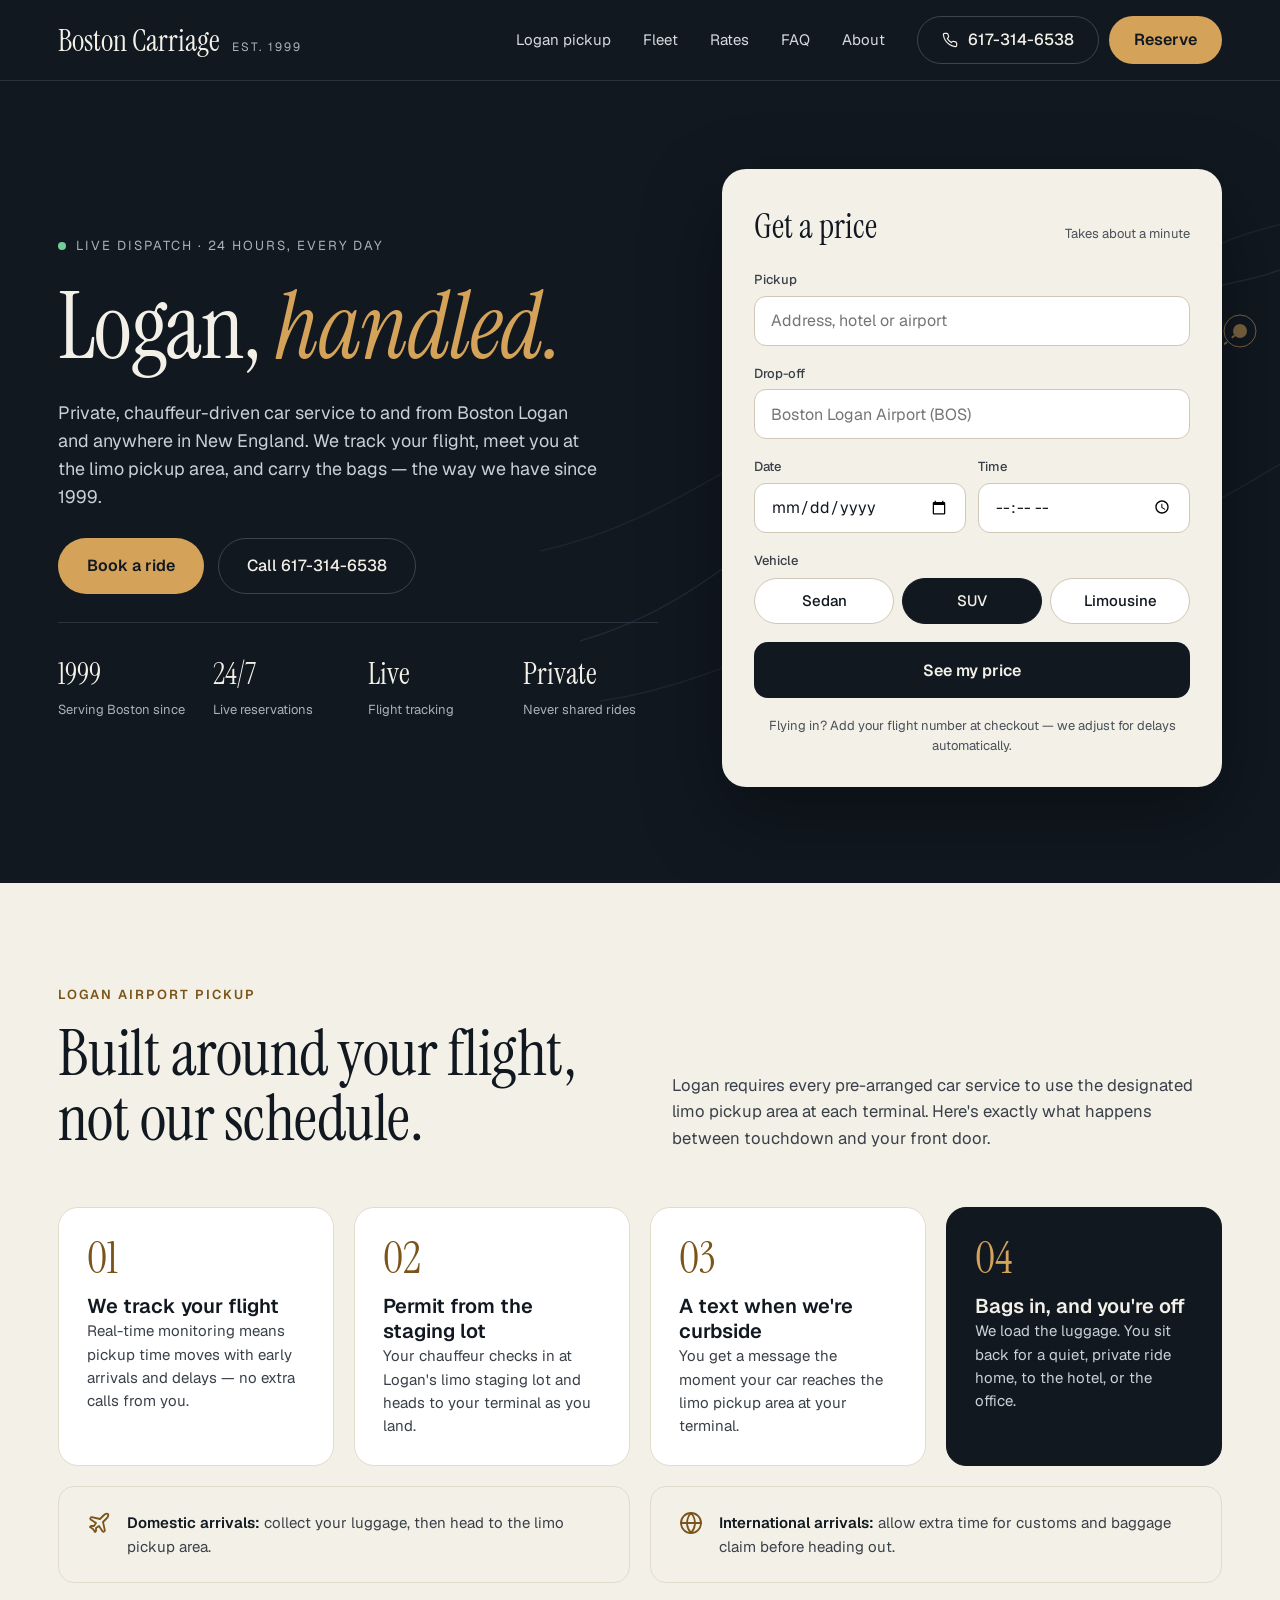
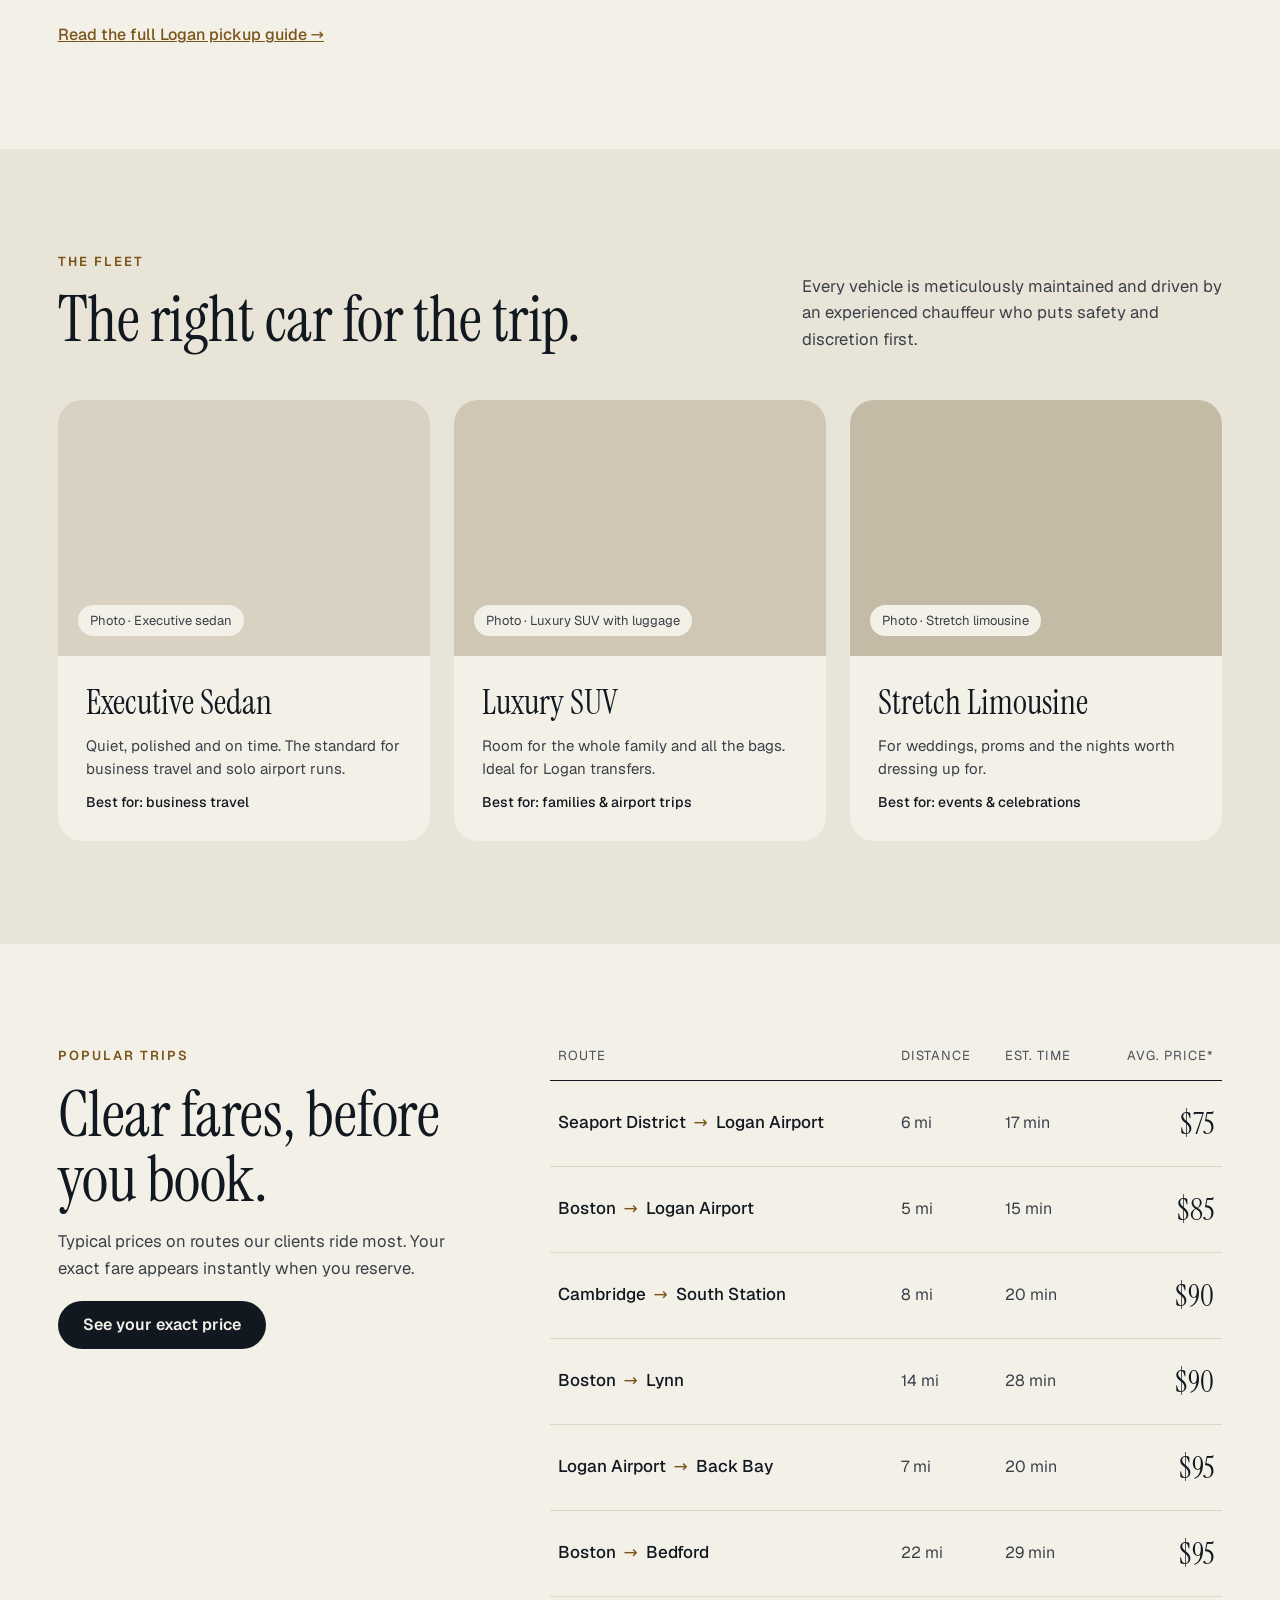
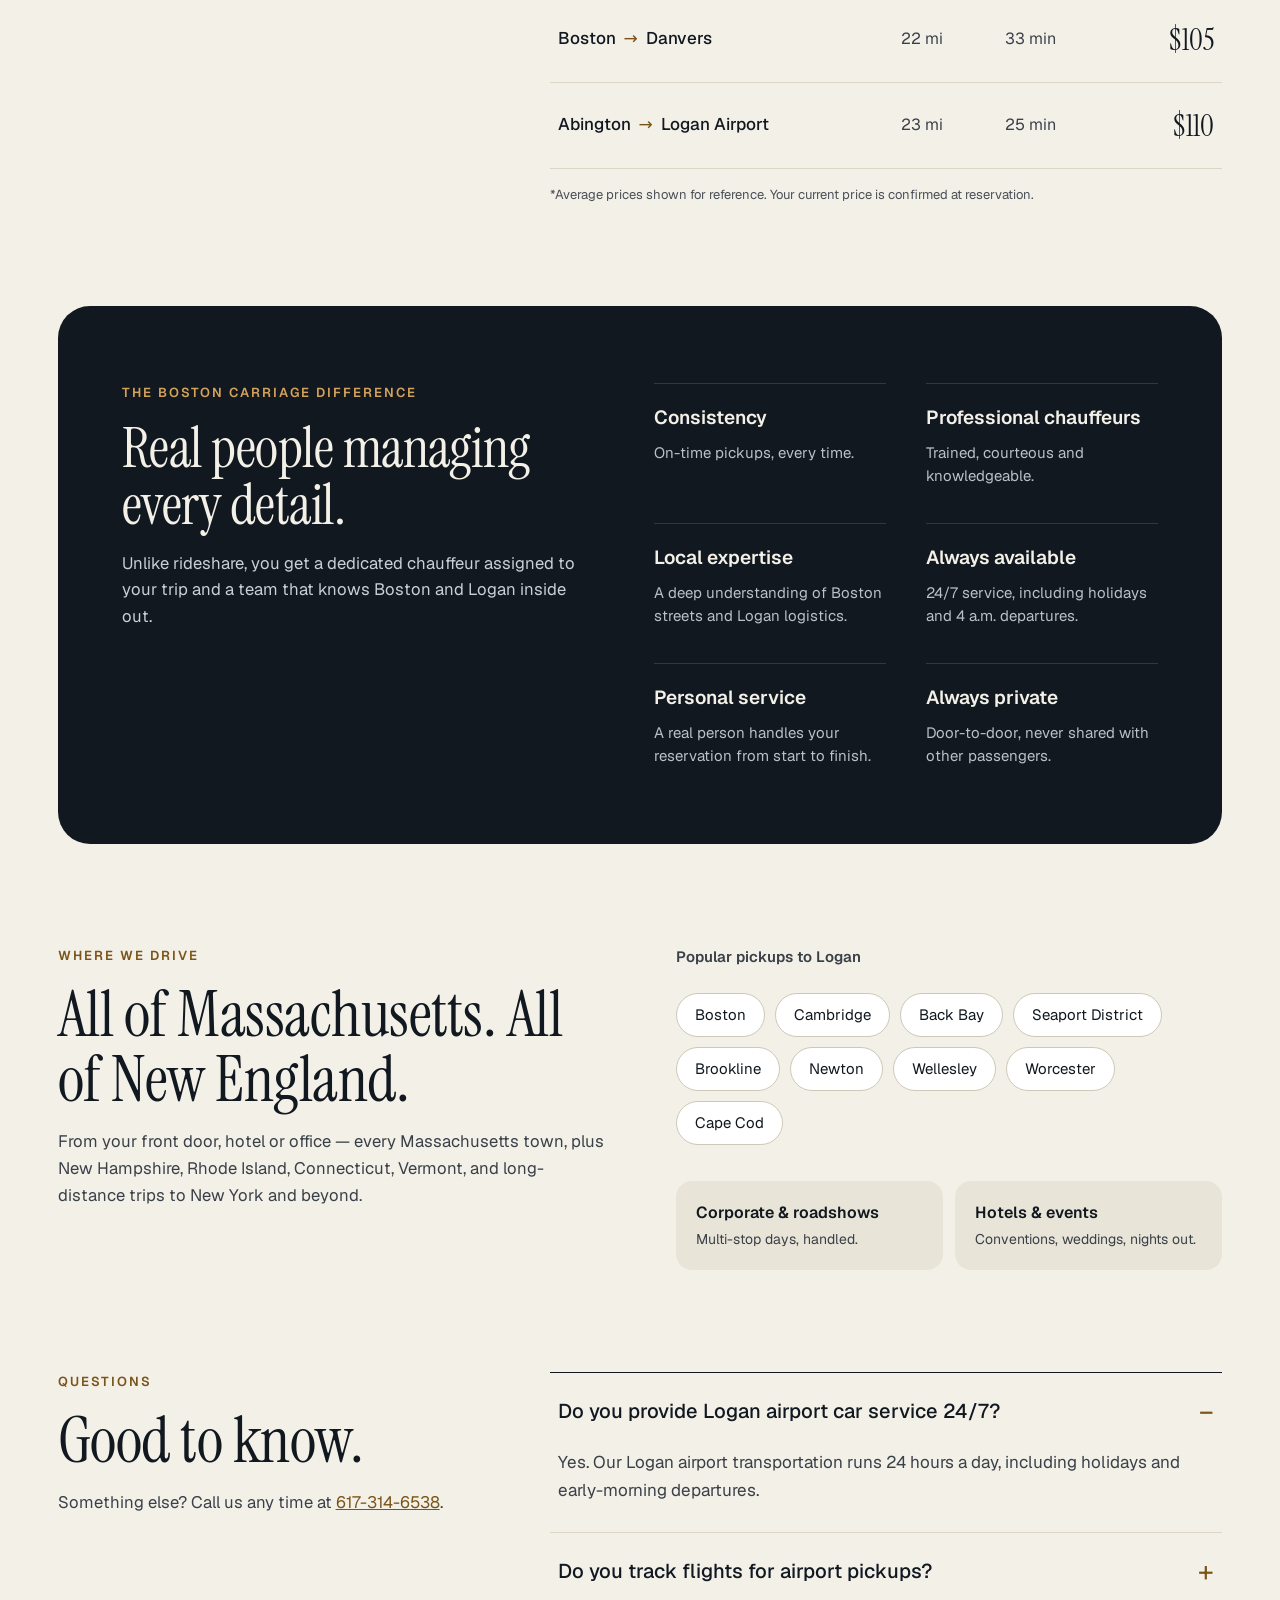
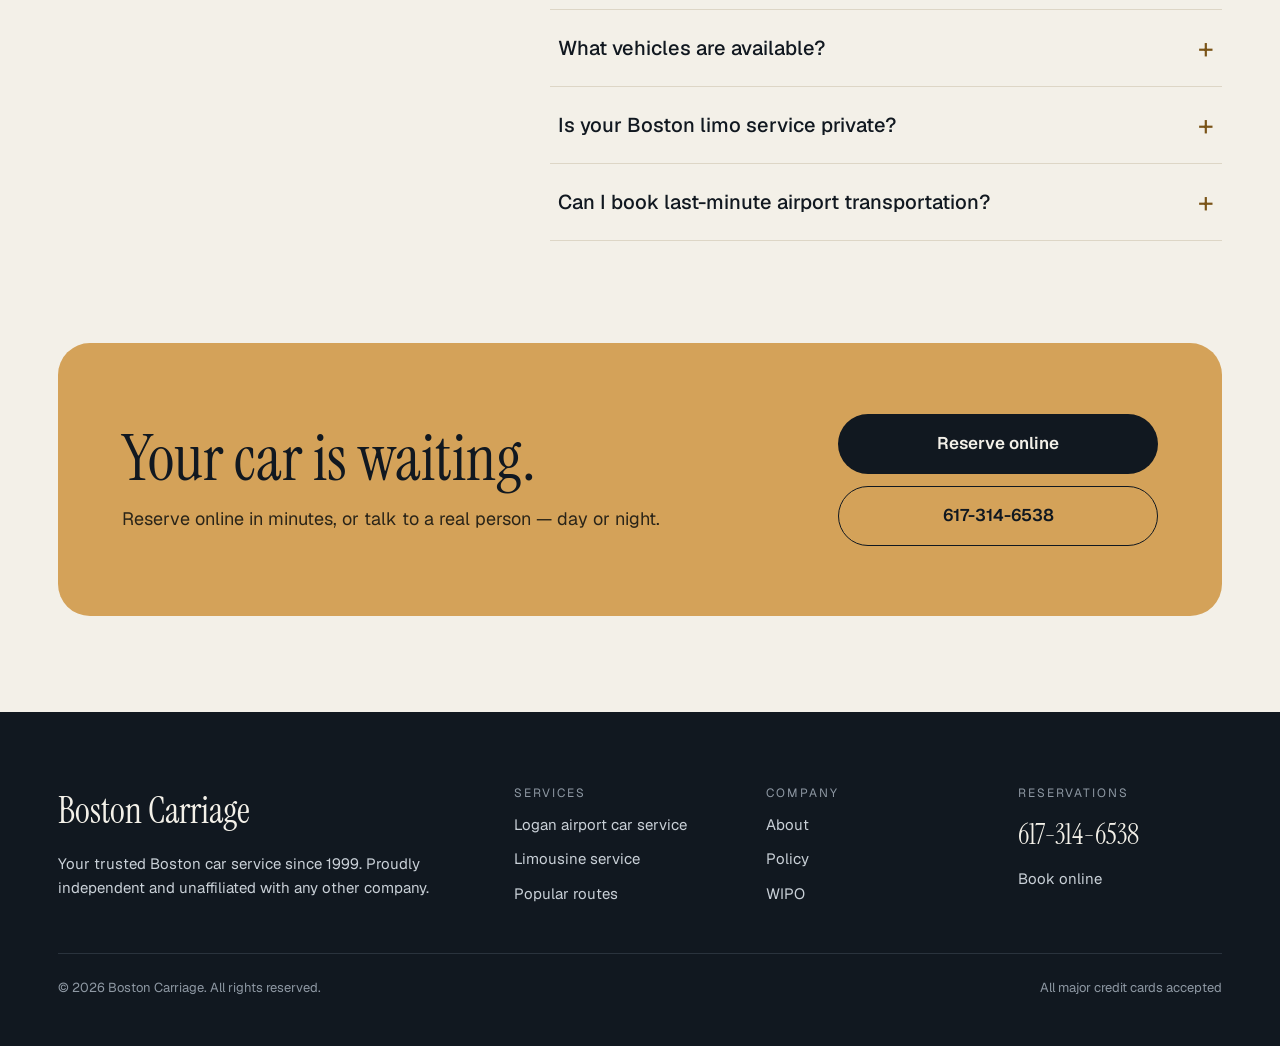
<file: index.html>
<!doctype html>
<html lang="en">
<head>
<meta charset="utf-8">
<meta name="viewport" content="width=device-width, initial-scale=1">
<title>Boston Carriage | Boston Logan Airport Car Service Since 1999</title>
<meta name="description" content="Boston Carriage offers premium Boston car service &amp; Logan Airport transportation since 1999. Flight tracking, luxury sedans, SUVs &amp; limos. Call 617-314-6538.">
<link rel="canonical" href="https://www.bostoncarriage.com">
<meta name="format-detection" content="telephone=no">
<meta property="og:type" content="website">
<meta property="og:url" content="https://www.bostoncarriage.com">
<meta property="og:title" content="Boston Carriage | Boston Logan Airport Car Service Since 1999">
<meta property="og:description" content="Premium Boston car service &amp; Logan Airport transportation since 1999. Flight tracking, luxury sedans, SUVs &amp; limos.">
<meta property="og:image" content="https://www.bostoncarriage.com/images/Boston-Carriage.jpg">
<meta name="twitter:card" content="summary_large_image">
<meta name="theme-color" content="#111820">
<link rel="preload" href="assets/fonts/instrument-serif-latin-400-normal.woff2" as="font" type="font/woff2" crossorigin>
<link rel="preload" href="assets/fonts/geist-latin-400-normal.woff2" as="font" type="font/woff2" crossorigin>
<link rel="stylesheet" href="styles.css">
<script type="application/ld+json">
{
  "@context": "https://schema.org",
  "@type": "LocalBusiness",
  "name": "Boston Carriage",
  "url": "https://www.bostoncarriage.com",
  "telephone": "+1-617-314-6538",
  "foundingDate": "1999",
  "image": "https://www.bostoncarriage.com/images/Boston-Carriage.jpg",
  "areaServed": ["Boston", "Massachusetts", "New Hampshire", "Rhode Island", "Connecticut", "Vermont"],
  "openingHours": "Mo-Su 00:00-23:59"
}
</script>
</head>
<body>
<a class="skip" href="#main">Skip to content</a>

<header class="site-header">
  <div class="wrap">
    <a class="brand" href="index.html">
      <span class="brand__name">Boston Carriage</span>
      <span class="brand__est">Est. 1999</span>
    </a>
    <nav class="nav" id="site-nav" aria-label="Main">
      <a class="nav__link" href="logan-airport-car-service-bos.html">Logan pickup</a>
      <a class="nav__link" href="index.html#fleet">Fleet</a>
      <a class="nav__link" href="index.html#rates">Rates</a>
      <a class="nav__link" href="index.html#faq">FAQ</a>
      <a class="nav__link" href="about.htm">About</a>
      <div class="nav__actions">
        <a class="btn btn--ghost-dark" href="tel:6173146538">
          <svg width="16" height="16" viewBox="0 0 24 24" fill="none" stroke="currentColor" stroke-width="1.8" stroke-linecap="round" stroke-linejoin="round" aria-hidden="true"><path d="M22 16.9v3a2 2 0 0 1-2.2 2 19.8 19.8 0 0 1-8.6-3.1 19.5 19.5 0 0 1-6-6A19.8 19.8 0 0 1 2.1 4.2 2 2 0 0 1 4.1 2h3a2 2 0 0 1 2 1.7c.1.9.4 1.8.7 2.7a2 2 0 0 1-.5 2.1L8 9.8a16 16 0 0 0 6 6l1.3-1.3a2 2 0 0 1 2.1-.4c.9.3 1.8.6 2.7.7a2 2 0 0 1 1.7 2z"/></svg>
          617-314-6538
        </a>
        <a class="btn btn--brass" href="reservations.html">Reserve</a>
      </div>
    </nav>
    <div class="mobile-actions">
      <a class="icon-btn call-icon" href="tel:6173146538" aria-label="Call 617-314-6538">
        <svg width="18" height="18" viewBox="0 0 24 24" fill="none" stroke="currentColor" stroke-width="1.8" stroke-linecap="round" stroke-linejoin="round" aria-hidden="true"><path d="M22 16.9v3a2 2 0 0 1-2.2 2 19.8 19.8 0 0 1-8.6-3.1 19.5 19.5 0 0 1-6-6A19.8 19.8 0 0 1 2.1 4.2 2 2 0 0 1 4.1 2h3a2 2 0 0 1 2 1.7c.1.9.4 1.8.7 2.7a2 2 0 0 1-.5 2.1L8 9.8a16 16 0 0 0 6 6l1.3-1.3a2 2 0 0 1 2.1-.4c.9.3 1.8.6 2.7.7a2 2 0 0 1 1.7 2z"/></svg>
      </a>
      <button class="icon-btn menu-btn" type="button" aria-label="Open menu" aria-expanded="false" aria-controls="site-nav">
        <svg width="18" height="18" viewBox="0 0 24 24" fill="none" stroke="currentColor" stroke-width="1.8" stroke-linecap="round" aria-hidden="true"><path d="M4 7h16M4 12h16M4 17h16"/></svg>
      </button>
    </div>
  </div>
</header>

<main id="main">

  <!-- HERO -->
  <section class="hero">
    <svg class="hero__lines" width="820" height="640" viewBox="0 0 820 640" fill="none" aria-hidden="true">
      <path d="M40 560 C 180 520, 240 420, 330 400 S 470 430, 520 360 S 600 220, 700 200 S 790 140, 820 90" stroke="#2C3743" stroke-width="1.5"/>
      <path d="M0 470 C 140 440, 220 350, 320 330 S 480 350, 540 280 S 640 150, 820 130" stroke="#26303A" stroke-width="1.5"/>
      <path d="M60 620 C 200 600, 300 520, 420 500 S 620 470, 820 330" stroke="#26303A" stroke-width="1.5"/>
      <path d="M300 470 C 400 440, 470 360, 560 330 S 640 300, 700 250" stroke="#D4A259" stroke-width="2" stroke-dasharray="2 8" stroke-linecap="round"/>
      <circle cx="300" cy="470" r="5" fill="#F3F0E8"/>
      <circle cx="700" cy="250" r="7" fill="#D4A259"/>
      <circle cx="700" cy="250" r="16" stroke="#D4A259"/>
    </svg>
    <div class="wrap">
      <div class="hero__copy">
        <p class="live"><span class="live__dot" aria-hidden="true"></span>Live dispatch · 24 hours, every day</p>
        <h1>Logan, <em>handled.</em></h1>
        <p class="hero__sub">Private, chauffeur-driven car service to and from Boston Logan and anywhere in New England. We track your flight, meet you at the limo pickup area, and carry the bags — the way we have since 1999.</p>
        <div class="hero__ctas">
          <a class="btn btn--brass btn--lg" href="reservations.html">Book a ride</a>
          <a class="btn btn--ghost-dark btn--lg" href="tel:6173146538">Call 617-314-6538</a>
        </div>
        <dl class="facts">
          <div><dt>Serving Boston since</dt><dd>1999</dd></div>
          <div><dt>Live reservations</dt><dd>24/7</dd></div>
          <div><dt>Flight tracking</dt><dd>Live</dd></div>
          <div><dt>Never shared rides</dt><dd>Private</dd></div>
        </dl>
      </div>

      <!-- TODO(dev): map field names to the reservation system's parameters, or post via its API. -->
      <form class="quote" action="reservations.html" method="get" aria-labelledby="quote-title">
        <div class="quote__head">
          <h2 id="quote-title">Get a price</h2>
          <span>Takes about a minute</span>
        </div>
        <div class="field">
          <label for="q-from">Pickup</label>
          <input id="q-from" name="pickup" type="text" placeholder="Address, hotel or airport" autocomplete="street-address">
        </div>
        <div class="field">
          <label for="q-to">Drop-off</label>
          <input id="q-to" name="dropoff" type="text" placeholder="Boston Logan Airport (BOS)">
        </div>
        <div class="field-row">
          <div class="field"><label for="q-date">Date</label><input id="q-date" name="date" type="date"></div>
          <div class="field"><label for="q-time">Time</label><input id="q-time" name="time" type="time"></div>
        </div>
        <fieldset class="field">
          <legend>Vehicle</legend>
          <div class="seg">
            <input type="radio" name="vehicle" id="v-sedan" value="sedan"><label for="v-sedan">Sedan</label>
            <input type="radio" name="vehicle" id="v-suv" value="suv" checked><label for="v-suv">SUV</label>
            <input type="radio" name="vehicle" id="v-limo" value="limousine"><label for="v-limo">Limousine</label>
          </div>
        </fieldset>
        <button class="btn btn--ink" type="submit">See my price</button>
        <p class="quote__note">Flying in? Add your flight number at checkout — we adjust for delays automatically.</p>
      </form>
    </div>
  </section>

  <!-- LOGAN PICKUP -->
  <section class="section" id="logan">
    <div class="wrap">
      <div class="split-head">
        <div class="stack">
          <p class="eyebrow">Logan airport pickup</p>
          <h2 class="display">Built around your flight, not our schedule.</h2>
        </div>
        <p class="lead">Logan requires every pre-arranged car service to use the designated limo pickup area at each terminal. Here's exactly what happens between touchdown and your front door.</p>
      </div>
      <ol class="steps">
        <li class="step"><span class="step__num" aria-hidden="true">01</span><div><h3>We track your flight</h3><p>Real-time monitoring means pickup time moves with early arrivals and delays — no extra calls from you.</p></div></li>
        <li class="step"><span class="step__num" aria-hidden="true">02</span><div><h3>Permit from the staging lot</h3><p>Your chauffeur checks in at Logan's limo staging lot and heads to your terminal as you land.</p></div></li>
        <li class="step"><span class="step__num" aria-hidden="true">03</span><div><h3>A text when we're curbside</h3><p>You get a message the moment your car reaches the limo pickup area at your terminal.</p></div></li>
        <li class="step step--dark"><span class="step__num" aria-hidden="true">04</span><div><h3>Bags in, and you're off</h3><p>We load the luggage. You sit back for a quiet, private ride home, to the hotel, or the office.</p></div></li>
      </ol>
      <div class="arrivals">
        <p class="arrival">
          <svg width="24" height="24" viewBox="0 0 24 24" fill="none" stroke="currentColor" stroke-width="1.8" stroke-linecap="round" stroke-linejoin="round" aria-hidden="true"><path d="M17.8 19.2 16 11l3.5-3.5C21 6 21.5 4 21 3c-1-.5-3 0-4.5 1.5L13 8 4.8 6.2c-.5-.1-.9.1-1.1.5l-.3.5c-.2.5-.1 1 .3 1.3L9 12l-2 3H4l-1 1 3 2 2 3 1-1v-3l3-2 3.5 5.3c.3.4.8.5 1.3.3l.5-.2c.4-.3.6-.7.5-1.2z"/></svg>
          <span><strong>Domestic arrivals:</strong> collect your luggage, then head to the limo pickup area.</span>
        </p>
        <p class="arrival">
          <svg width="24" height="24" viewBox="0 0 24 24" fill="none" stroke="currentColor" stroke-width="1.8" stroke-linecap="round" stroke-linejoin="round" aria-hidden="true"><circle cx="12" cy="12" r="10"/><path d="M2 12h20M12 2a15.3 15.3 0 0 1 4 10 15.3 15.3 0 0 1-4 10 15.3 15.3 0 0 1-4-10 15.3 15.3 0 0 1 4-10z"/></svg>
          <span><strong>International arrivals:</strong> allow extra time for customs and baggage claim before heading out.</span>
        </p>
      </div>
      <a class="more-link" href="logan-airport-car-service-bos.html">Read the full Logan pickup guide →</a>
    </div>
  </section>

  <!-- FLEET -->
  <section class="section section--sand" id="fleet">
    <div class="wrap">
      <div class="fleet-head">
        <div class="stack">
          <p class="eyebrow">The fleet</p>
          <h2 class="display">The right car for the trip.</h2>
        </div>
        <p class="lead">Every vehicle is meticulously maintained and driven by an experienced chauffeur who puts safety and discretion first.</p>
      </div>
      <div class="fleet">
        <article class="car">
          <!-- TODO(dev): replace placeholder with <img src="assets/images/fleet-sedan.jpg" alt="Black executive sedan" loading="lazy"> -->
          <figure class="car__photo"><span class="car__placeholder">Photo · Executive sedan</span></figure>
          <div class="car__body"><h3>Executive Sedan</h3><p>Quiet, polished and on time. The standard for business travel and solo airport runs.</p><span class="car__best">Best for: business travel</span></div>
        </article>
        <article class="car">
          <!-- TODO(dev): replace with <img src="assets/images/fleet-suv.jpg" alt="Luxury SUV loaded with luggage" loading="lazy"> -->
          <figure class="car__photo"><span class="car__placeholder">Photo · Luxury SUV with luggage</span></figure>
          <div class="car__body"><h3>Luxury SUV</h3><p>Room for the whole family and all the bags. Ideal for Logan transfers.</p><span class="car__best">Best for: families &amp; airport trips</span></div>
        </article>
        <article class="car">
          <!-- TODO(dev): replace with <img src="assets/images/fleet-limo.jpg" alt="Stretch limousine" loading="lazy"> -->
          <figure class="car__photo"><span class="car__placeholder">Photo · Stretch limousine</span></figure>
          <div class="car__body"><h3>Stretch Limousine</h3><p>For weddings, proms and the nights worth dressing up for.</p><span class="car__best">Best for: events &amp; celebrations</span></div>
        </article>
      </div>
    </div>
  </section>

  <!-- RATES -->
  <section class="section" id="rates">
    <div class="wrap side-grid">
      <div class="stack">
        <p class="eyebrow">Popular trips</p>
        <h2 class="display">Clear fares, before you book.</h2>
        <p class="lead">Typical prices on routes our clients ride most. Your exact fare appears instantly when you reserve.</p>
        <a class="btn btn--ink" href="reservations.html">See your exact price</a>
      </div>
      <div>
        <table class="rates">
          <caption class="skip">Average fares on popular routes</caption>
          <thead><tr><th scope="col">Route</th><th scope="col">Distance</th><th scope="col">Est. time</th><th scope="col">Avg. price*</th></tr></thead>
          <tbody>
            <tr><td>Seaport District<span class="arrow" aria-label="to">→</span>Logan Airport<span class="rates__meta">6 mi · 17 min</span></td><td>6 mi</td><td>17 min</td><td>$75</td></tr>
            <tr><td>Boston<span class="arrow" aria-label="to">→</span>Logan Airport<span class="rates__meta">5 mi · 15 min</span></td><td>5 mi</td><td>15 min</td><td>$85</td></tr>
            <tr><td>Cambridge<span class="arrow" aria-label="to">→</span>South Station<span class="rates__meta">8 mi · 20 min</span></td><td>8 mi</td><td>20 min</td><td>$90</td></tr>
            <tr><td>Boston<span class="arrow" aria-label="to">→</span>Lynn<span class="rates__meta">14 mi · 28 min</span></td><td>14 mi</td><td>28 min</td><td>$90</td></tr>
            <tr><td>Logan Airport<span class="arrow" aria-label="to">→</span>Back Bay<span class="rates__meta">7 mi · 20 min</span></td><td>7 mi</td><td>20 min</td><td>$95</td></tr>
            <tr><td>Boston<span class="arrow" aria-label="to">→</span>Bedford<span class="rates__meta">22 mi · 29 min</span></td><td>22 mi</td><td>29 min</td><td>$95</td></tr>
            <tr><td>Boston<span class="arrow" aria-label="to">→</span>Danvers<span class="rates__meta">22 mi · 33 min</span></td><td>22 mi</td><td>33 min</td><td>$105</td></tr>
            <tr><td>Abington<span class="arrow" aria-label="to">→</span>Logan Airport<span class="rates__meta">23 mi · 25 min</span></td><td>23 mi</td><td>25 min</td><td>$110</td></tr>
          </tbody>
        </table>
        <p class="footnote">*Average prices shown for reference. Your current price is confirmed at reservation.</p>
      </div>
    </div>
  </section>

  <!-- DIFFERENCE -->
  <div class="wrap panel-wrap">
    <section class="panel" aria-labelledby="diff-title">
      <div class="stack">
        <p class="eyebrow">The Boston Carriage difference</p>
        <h2 class="display" id="diff-title">Real people managing every detail.</h2>
        <p class="lead">Unlike rideshare, you get a dedicated chauffeur assigned to your trip and a team that knows Boston and Logan inside out.</p>
      </div>
      <div class="points">
        <div class="point"><h3>Consistency</h3><p>On-time pickups, every time.</p></div>
        <div class="point"><h3>Professional chauffeurs</h3><p>Trained, courteous and knowledgeable.</p></div>
        <div class="point"><h3>Local expertise</h3><p>A deep understanding of Boston streets and Logan logistics.</p></div>
        <div class="point"><h3>Always available</h3><p>24/7 service, including holidays and 4 a.m. departures.</p></div>
        <div class="point"><h3>Personal service</h3><p>A real person handles your reservation from start to finish.</p></div>
        <div class="point"><h3>Always private</h3><p>Door-to-door, never shared with other passengers.</p></div>
      </div>
    </section>
  </div>

  <!-- COVERAGE -->
  <section class="section">
    <div class="wrap coverage">
      <div class="stack">
        <p class="eyebrow">Where we drive</p>
        <h2 class="display">All of Massachusetts. All of New England.</h2>
        <p class="lead">From your front door, hotel or office — every Massachusetts town, plus New Hampshire, Rhode Island, Connecticut, Vermont, and long-distance trips to New York and beyond.</p>
      </div>
      <div>
        <h3 class="chips-title">Popular pickups to Logan</h3>
        <ul class="chips">
          <li><a href="logan-airport-car-service-bos.html">Boston</a></li>
          <li><a href="logan-airport-car-service-bos.html">Cambridge</a></li>
          <li><a href="logan-airport-car-service-bos.html">Back Bay</a></li>
          <li><a href="logan-airport-car-service-bos.html">Seaport District</a></li>
          <li><a href="logan-airport-car-service-bos.html">Brookline</a></li>
          <li><a href="logan-airport-car-service-bos.html">Newton</a></li>
          <li><a href="logan-airport-car-service-bos.html">Wellesley</a></li>
          <li><a href="logan-airport-car-service-bos.html">Worcester</a></li>
          <li><a href="logan-airport-car-service-bos.html">Cape Cod</a></li>
        </ul>
        <div class="tiles">
          <div class="tile"><strong>Corporate &amp; roadshows</strong><span>Multi-stop days, handled.</span></div>
          <div class="tile"><strong>Hotels &amp; events</strong><span>Conventions, weddings, nights out.</span></div>
        </div>
      </div>
    </div>
  </section>

  <!-- FAQ -->
  <section class="section" id="faq" style="padding-top: 0">
    <div class="wrap side-grid">
      <div class="stack">
        <p class="eyebrow">Questions</p>
        <h2 class="display">Good to know.</h2>
        <p class="lead">Something else? Call us any time at <a href="tel:6173146538">617-314-6538</a>.</p>
      </div>
      <div class="faq">
        <details open><summary>Do you provide Logan airport car service 24/7?</summary><p>Yes. Our Logan airport transportation runs 24 hours a day, including holidays and early-morning departures.</p></details>
        <details><summary>Do you track flights for airport pickups?</summary><p>Yes. We monitor every flight and adjust your pickup time automatically for delays or early arrivals.</p></details>
        <details><summary>What vehicles are available?</summary><p>Luxury sedans, SUVs and limousines, for airport transfers and special events alike.</p></details>
        <details><summary>Is your Boston limo service private?</summary><p>Yes. Every ride is private and never shared.</p></details>
        <details><summary>Can I book last-minute airport transportation?</summary><p>Yes, subject to availability, we accommodate last-minute reservations. Calling is the fastest way.</p></details>
      </div>
    </div>
  </section>

  <!-- CTA -->
  <div class="wrap cta-wrap">
    <section class="cta" aria-labelledby="cta-title">
      <div>
        <h2 id="cta-title">Your car is waiting.</h2>
        <p>Reserve online in minutes, or talk to a real person — day or night.</p>
      </div>
      <div class="cta__btns">
        <a class="btn btn--ink" href="reservations.html">Reserve online</a>
        <a class="btn btn--ghost-ink" href="tel:6173146538">617-314-6538</a>
      </div>
    </section>
  </div>
</main>

<footer class="site-footer">
  <div class="wrap">
    <div class="foot-grid">
      <div>
        <span class="foot-brand">Boston Carriage</span>
        <p>Your trusted Boston car service since 1999. Proudly independent and unaffiliated with any other company.</p>
      </div>
      <nav class="foot-col" aria-label="Services">
        <h2>Services</h2>
        <a href="logan-airport-car-service-bos.html">Logan airport car service</a>
        <a href="#fleet">Limousine service</a>
        <a href="#rates">Popular routes</a>
      </nav>
      <nav class="foot-col" aria-label="Company">
        <h2>Company</h2>
        <a href="about.htm">About</a>
        <a href="policy.htm">Policy</a>
        <a href="wipo.html">WIPO</a>
      </nav>
      <div class="foot-col">
        <h2>Reservations</h2>
        <a class="foot-phone" href="tel:6173146538">617-314-6538</a>
        <a href="reservations.html">Book online</a>
      </div>
    </div>
    <div class="foot-bottom">
      <span>© <span id="year">2026</span> Boston Carriage. All rights reserved.</span>
      <span>All major credit cards accepted</span>
    </div>
  </div>
</footer>

<script src="main.js" defer></script>
</body>
</html>
</file>
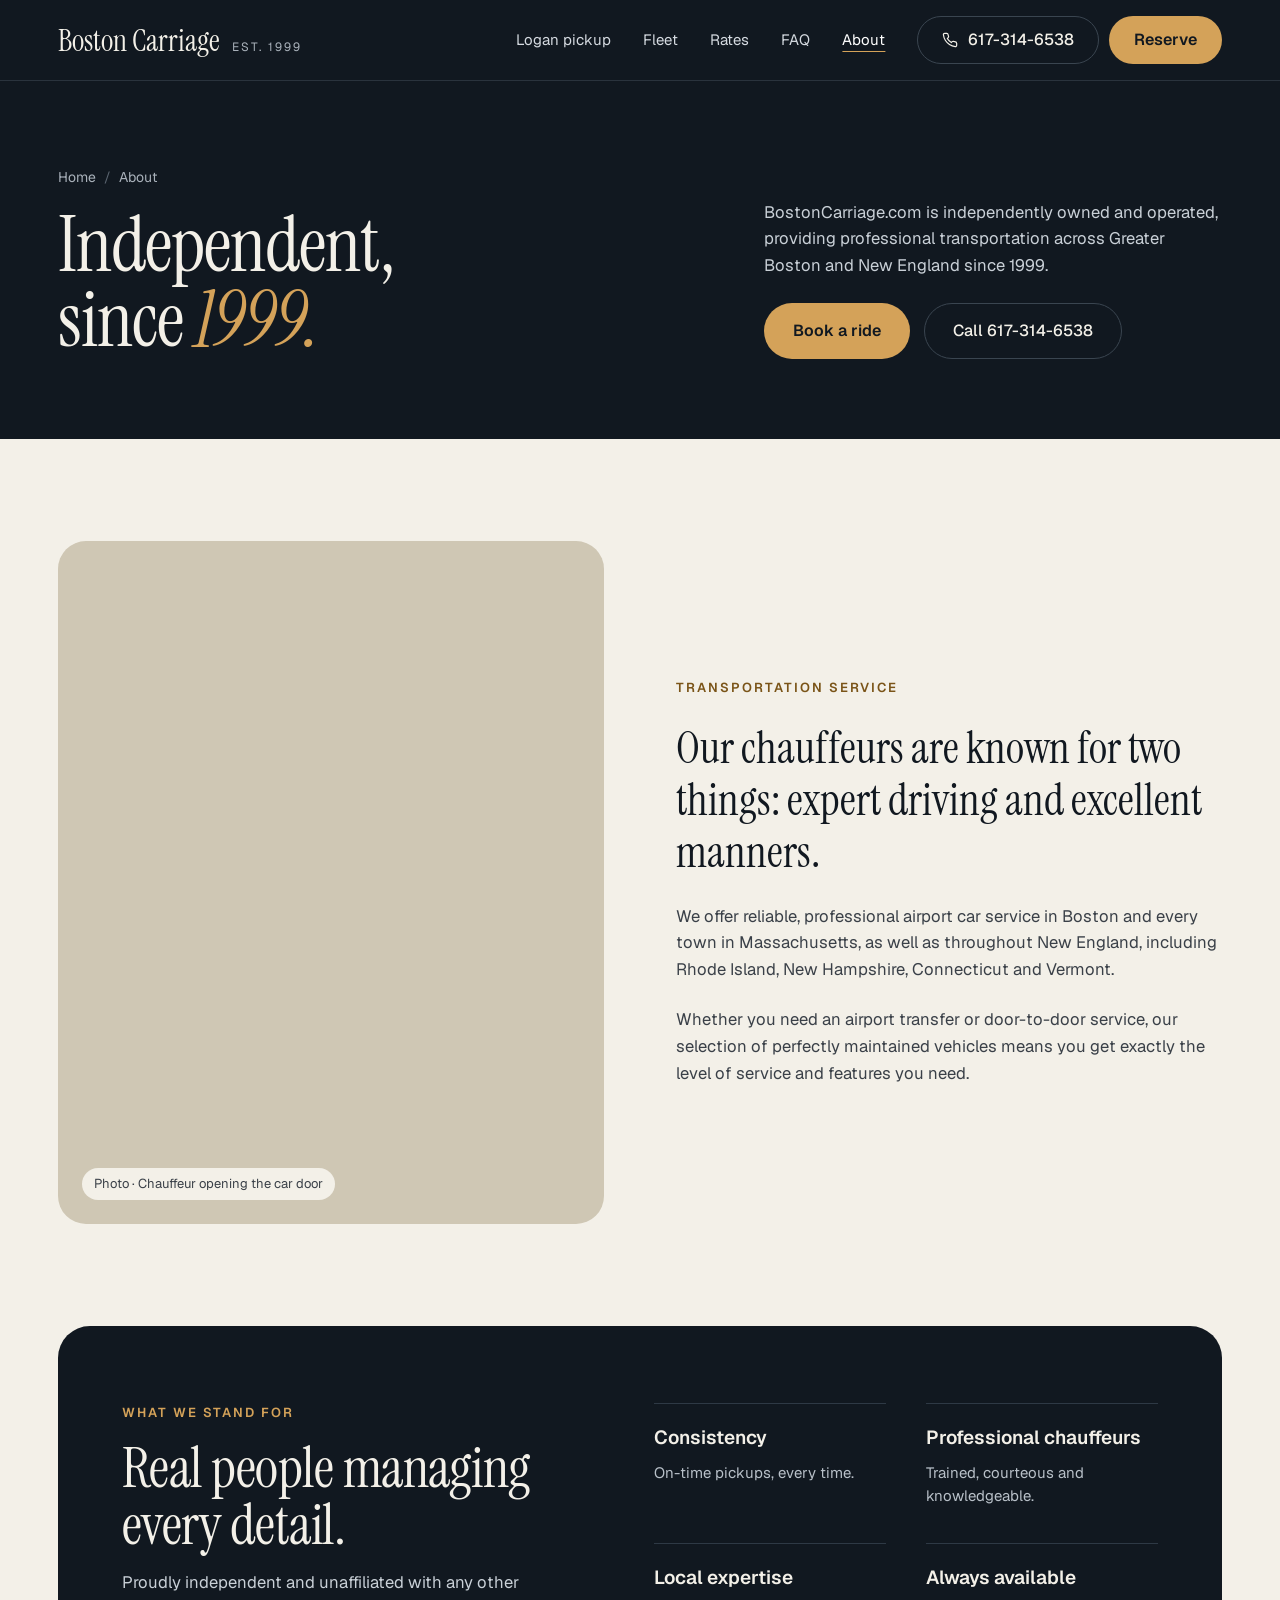
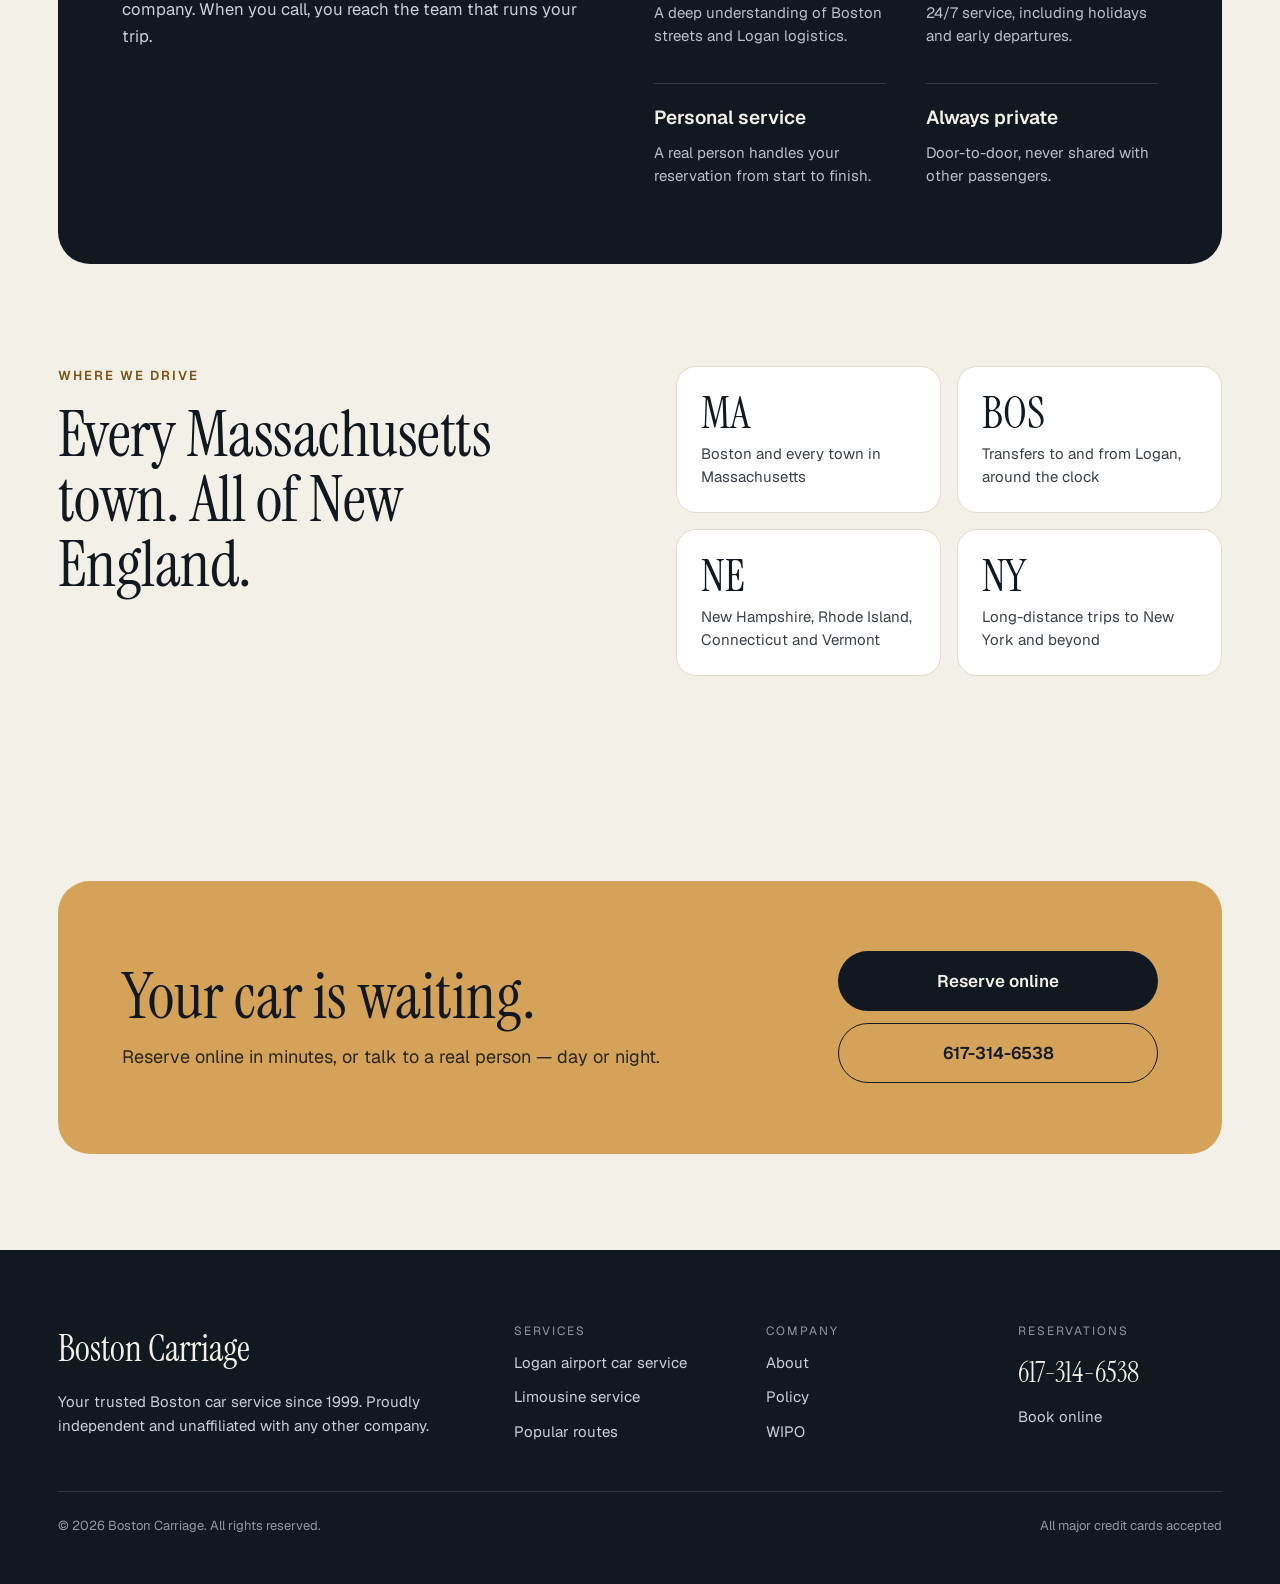
<file: about.htm>
<!doctype html>
<html lang="en">
<head>
<meta charset="utf-8">
<meta name="viewport" content="width=device-width, initial-scale=1">
<title>About Boston Carriage | Independent Boston Car Service Since 1999</title>
<meta name="description" content="Boston Carriage is an independently owned Boston car service providing airport transfers and door-to-door transportation across Massachusetts and New England since 1999.">
<link rel="canonical" href="https://www.bostoncarriage.com/about.htm">
<meta name="format-detection" content="telephone=no">
<meta property="og:type" content="website">
<meta property="og:title" content="About Boston Carriage | Independent Boston Car Service Since 1999">
<meta property="og:description" content="Boston Carriage is an independently owned Boston car service providing airport transfers and door-to-door transportation across Massachusetts and New England since 1999.">
<meta property="og:url" content="https://www.bostoncarriage.com/about.htm">
<meta property="og:image" content="https://www.bostoncarriage.com/images/Boston-Carriage.jpg">
<meta name="theme-color" content="#111820">
<link rel="preload" href="assets/fonts/instrument-serif-latin-400-normal.woff2" as="font" type="font/woff2" crossorigin>
<link rel="preload" href="assets/fonts/geist-latin-400-normal.woff2" as="font" type="font/woff2" crossorigin>
<link rel="stylesheet" href="styles.css">
</head>
<body>
<a class="skip" href="#main">Skip to content</a>
<header class="site-header">
  <div class="wrap">
    <a class="brand" href="index.html">
      <span class="brand__name">Boston Carriage</span>
      <span class="brand__est">Est. 1999</span>
    </a>
    <nav class="nav" id="site-nav" aria-label="Main">
      <a class="nav__link" href="logan-airport-car-service-bos.html">Logan pickup</a>
      <a class="nav__link" href="index.html#fleet">Fleet</a>
      <a class="nav__link" href="index.html#rates">Rates</a>
      <a class="nav__link" href="index.html#faq">FAQ</a>
      <a class="nav__link" href="about.htm" aria-current="page">About</a>
      <div class="nav__actions">
        <a class="btn btn--ghost-dark" href="tel:6173146538">
          <svg width="16" height="16" viewBox="0 0 24 24" fill="none" stroke="currentColor" stroke-width="1.8" stroke-linecap="round" stroke-linejoin="round" aria-hidden="true"><path d="M22 16.9v3a2 2 0 0 1-2.2 2 19.8 19.8 0 0 1-8.6-3.1 19.5 19.5 0 0 1-6-6A19.8 19.8 0 0 1 2.1 4.2 2 2 0 0 1 4.1 2h3a2 2 0 0 1 2 1.7c.1.9.4 1.8.7 2.7a2 2 0 0 1-.5 2.1L8 9.8a16 16 0 0 0 6 6l1.3-1.3a2 2 0 0 1 2.1-.4c.9.3 1.8.6 2.7.7a2 2 0 0 1 1.7 2z"/></svg>
          617-314-6538
        </a>
        <a class="btn btn--brass" href="reservations.html">Reserve</a>
      </div>
    </nav>
    <div class="mobile-actions">
      <a class="icon-btn call-icon" href="tel:6173146538" aria-label="Call 617-314-6538">
        <svg width="18" height="18" viewBox="0 0 24 24" fill="none" stroke="currentColor" stroke-width="1.8" stroke-linecap="round" stroke-linejoin="round" aria-hidden="true"><path d="M22 16.9v3a2 2 0 0 1-2.2 2 19.8 19.8 0 0 1-8.6-3.1 19.5 19.5 0 0 1-6-6A19.8 19.8 0 0 1 2.1 4.2 2 2 0 0 1 4.1 2h3a2 2 0 0 1 2 1.7c.1.9.4 1.8.7 2.7a2 2 0 0 1-.5 2.1L8 9.8a16 16 0 0 0 6 6l1.3-1.3a2 2 0 0 1 2.1-.4c.9.3 1.8.6 2.7.7a2 2 0 0 1 1.7 2z"/></svg>
      </a>
      <button class="icon-btn menu-btn" type="button" aria-label="Open menu" aria-expanded="false" aria-controls="site-nav">
        <svg width="18" height="18" viewBox="0 0 24 24" fill="none" stroke="currentColor" stroke-width="1.8" stroke-linecap="round" aria-hidden="true"><path d="M4 7h16M4 12h16M4 17h16"/></svg>
      </button>
    </div>
  </div>
</header>

<main id="main">
  <section class="page-hero">
    <div class="wrap">
      <div>
        <ol class="crumbs" aria-label="Breadcrumb"><li><a href="index.html">Home</a></li><li aria-current="page">About</li></ol>
        <h1>Independent,<br>since <em>1999.</em></h1>
      </div>
      <div>
        <p class="page-hero__lead">BostonCarriage.com is independently owned and operated, providing professional transportation across Greater Boston and New England since 1999.</p>
        <div class="hero__ctas">
          <a class="btn btn--brass btn--lg" href="reservations.html">Book a ride</a>
          <a class="btn btn--ghost-dark btn--lg" href="tel:6173146538">Call 617-314-6538</a>
        </div>
      </div>
    </div>
  </section>

  <section class="section">
    <div class="wrap about-grid">
      <!-- TODO(dev): replace with <img src="assets/images/about.jpg" alt="Chauffeur holding the car door open"> (current site: /images/about.jpeg) -->
      <figure class="about-photo"><span class="car__placeholder">Photo · Chauffeur opening the car door</span></figure>
      <div class="stack" style="gap: 24px">
        <p class="eyebrow">Transportation service</p>
        <p class="big-quote">Our chauffeurs are known for two things: expert driving and excellent manners.</p>
        <p class="lead">We offer reliable, professional airport car service in Boston and every town in Massachusetts, as well as throughout New England, including Rhode Island, New Hampshire, Connecticut and Vermont.</p>
        <p class="lead">Whether you need an airport transfer or door-to-door service, our selection of perfectly maintained vehicles means you get exactly the level of service and features you need.</p>
      </div>
    </div>
  </section>

  <div class="wrap panel-wrap">
    <section class="panel" aria-labelledby="diff-title">
      <div class="stack">
        <p class="eyebrow">What we stand for</p>
        <h2 class="display" id="diff-title">Real people managing every detail.</h2>
        <p class="lead">Proudly independent and unaffiliated with any other company. When you call, you reach the team that runs your trip.</p>
      </div>
      <div class="points">
        <div class="point"><h3>Consistency</h3><p>On-time pickups, every time.</p></div>
        <div class="point"><h3>Professional chauffeurs</h3><p>Trained, courteous and knowledgeable.</p></div>
        <div class="point"><h3>Local expertise</h3><p>A deep understanding of Boston streets and Logan logistics.</p></div>
        <div class="point"><h3>Always available</h3><p>24/7 service, including holidays and early departures.</p></div>
        <div class="point"><h3>Personal service</h3><p>A real person handles your reservation from start to finish.</p></div>
        <div class="point"><h3>Always private</h3><p>Door-to-door, never shared with other passengers.</p></div>
      </div>
    </section>
  </div>

  <section class="section">
    <div class="wrap coverage">
      <div class="stack">
        <p class="eyebrow">Where we drive</p>
        <h2 class="display">Every Massachusetts town. All of New England.</h2>
      </div>
      <div class="facts-grid" style="grid-template-columns: repeat(2, minmax(0, 1fr))">
        <div class="fact-card"><span class="fact-card__big">MA</span><p>Boston and every town in Massachusetts</p></div>
        <div class="fact-card"><span class="fact-card__big">BOS</span><p>Transfers to and from Logan, around the clock</p></div>
        <div class="fact-card"><span class="fact-card__big">NE</span><p>New Hampshire, Rhode Island, Connecticut and Vermont</p></div>
        <div class="fact-card"><span class="fact-card__big">NY</span><p>Long-distance trips to New York and beyond</p></div>
      </div>
    </div>
  </section>
  <div class="wrap cta-wrap" style="margin-top: var(--section-y)">
    <section class="cta" aria-labelledby="cta-title">
      <div>
        <h2 id="cta-title">Your car is waiting.</h2>
        <p>Reserve online in minutes, or talk to a real person — day or night.</p>
      </div>
      <div class="cta__btns">
        <a class="btn btn--ink" href="reservations.html">Reserve online</a>
        <a class="btn btn--ghost-ink" href="tel:6173146538">617-314-6538</a>
      </div>
    </section>
  </div>

</main>

<footer class="site-footer">
  <div class="wrap">
    <div class="foot-grid">
      <div>
        <span class="foot-brand">Boston Carriage</span>
        <p>Your trusted Boston car service since 1999. Proudly independent and unaffiliated with any other company.</p>
      </div>
      <nav class="foot-col" aria-label="Services">
        <h2>Services</h2>
        <a href="logan-airport-car-service-bos.html">Logan airport car service</a>
        <a href="#fleet">Limousine service</a>
        <a href="#rates">Popular routes</a>
      </nav>
      <nav class="foot-col" aria-label="Company">
        <h2>Company</h2>
        <a href="about.htm">About</a>
        <a href="policy.htm">Policy</a>
        <a href="wipo.html">WIPO</a>
      </nav>
      <div class="foot-col">
        <h2>Reservations</h2>
        <a class="foot-phone" href="tel:6173146538">617-314-6538</a>
        <a href="reservations.html">Book online</a>
      </div>
    </div>
    <div class="foot-bottom">
      <span>© <span id="year">2026</span> Boston Carriage. All rights reserved.</span>
      <span>All major credit cards accepted</span>
    </div>
  </div>
</footer>

<script src="main.js" defer></script>
</body>
</html>
</file>
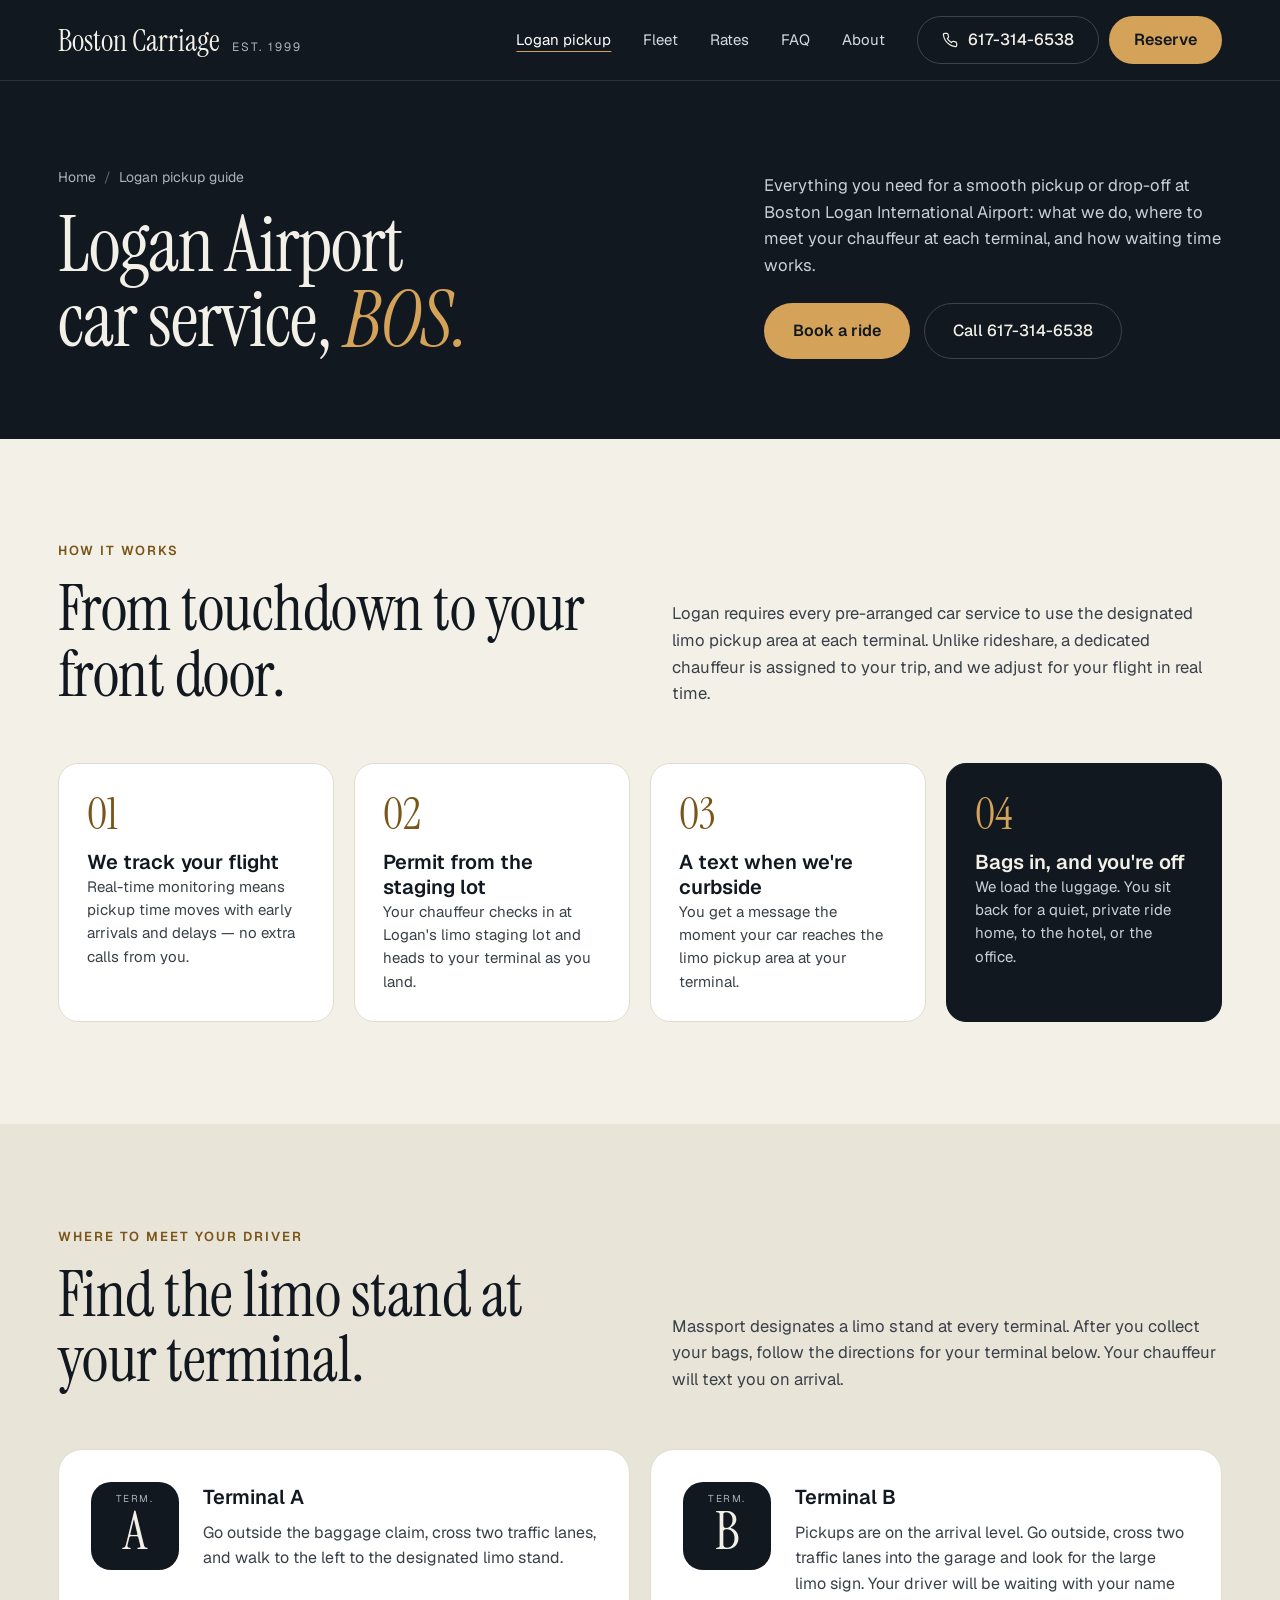
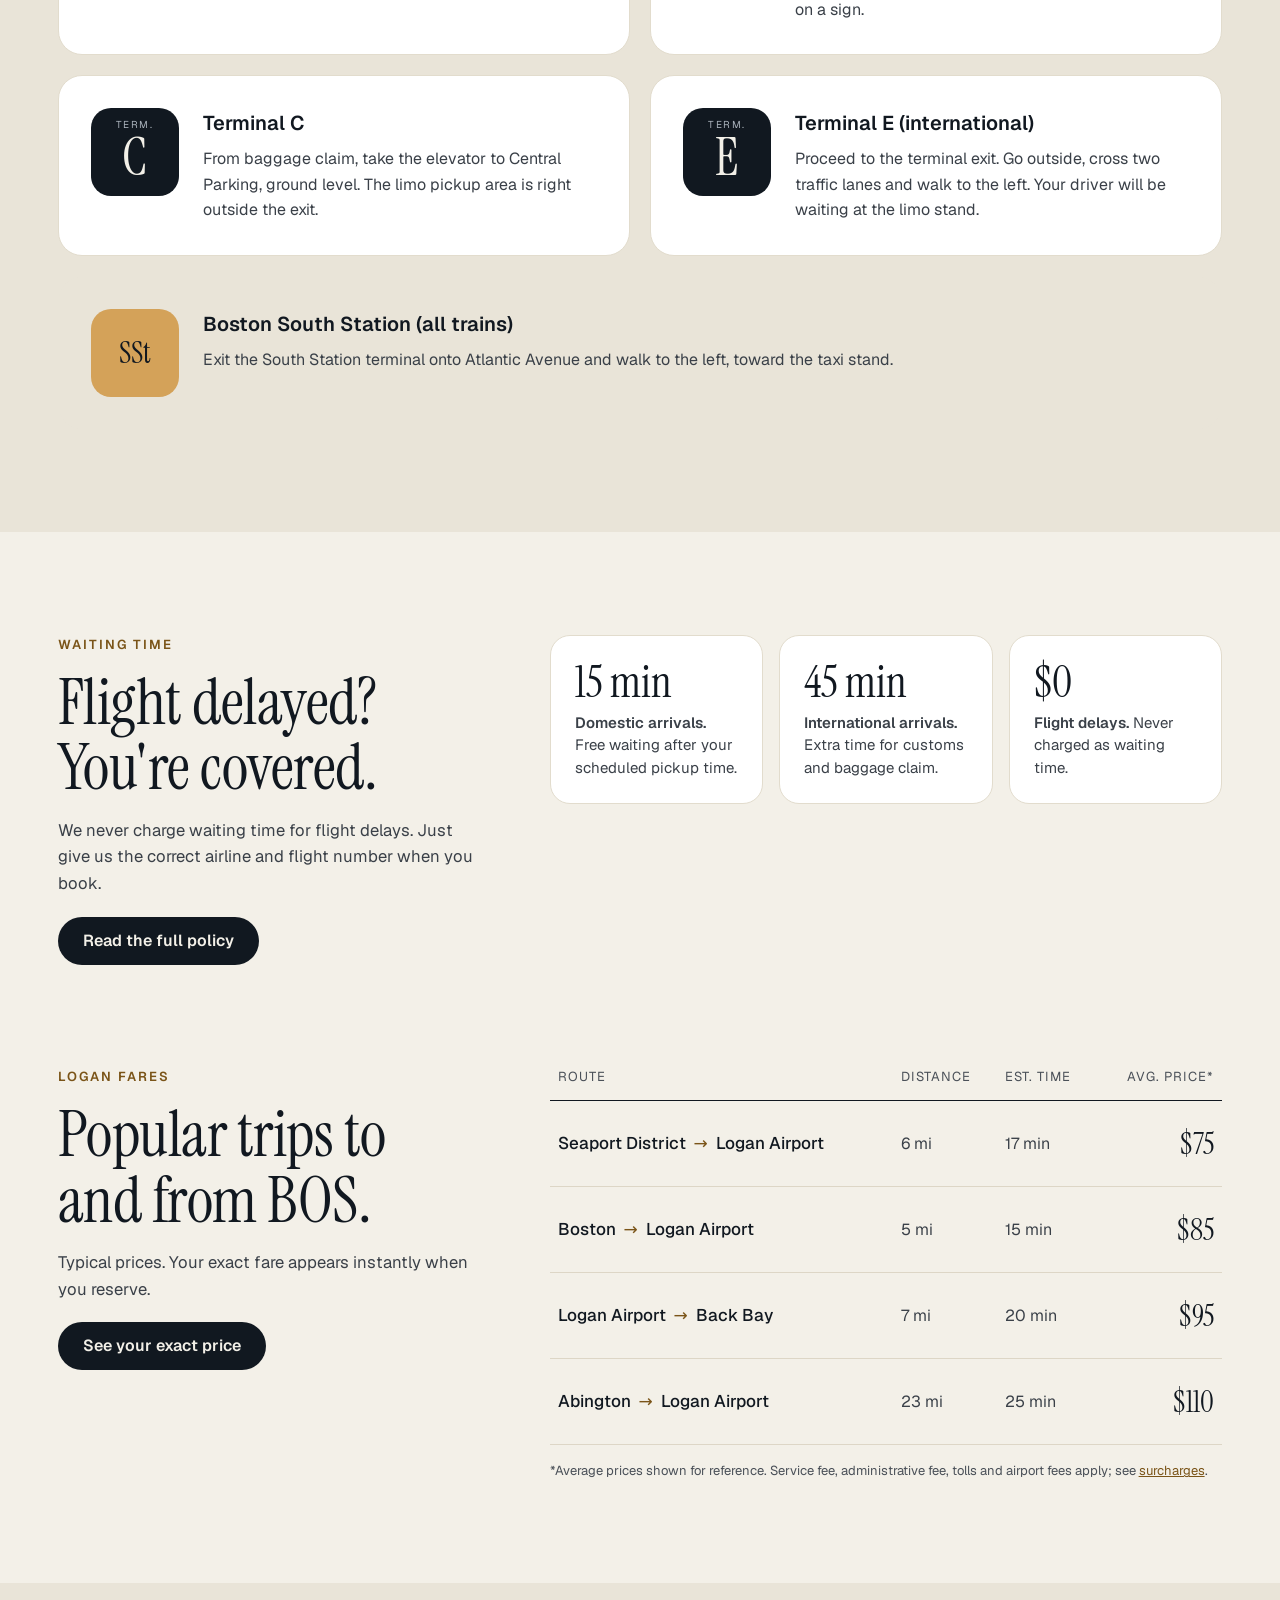
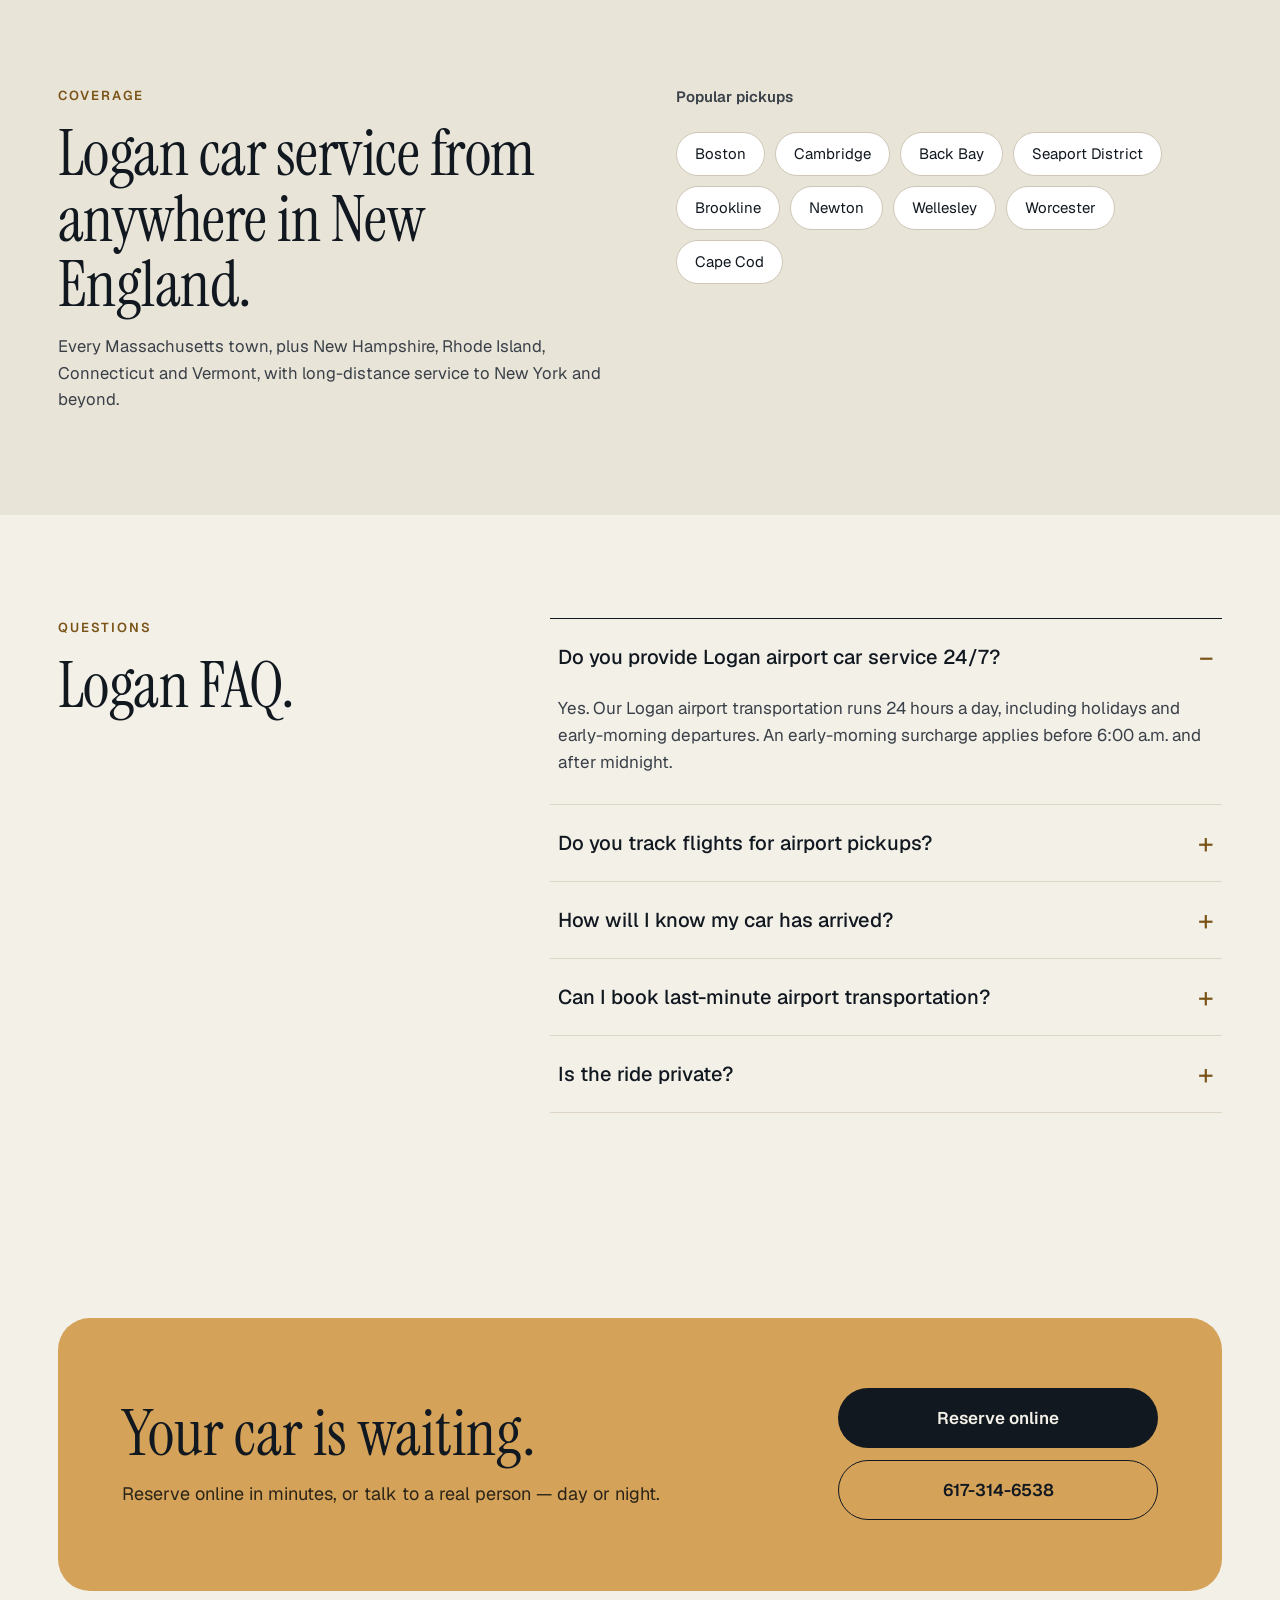
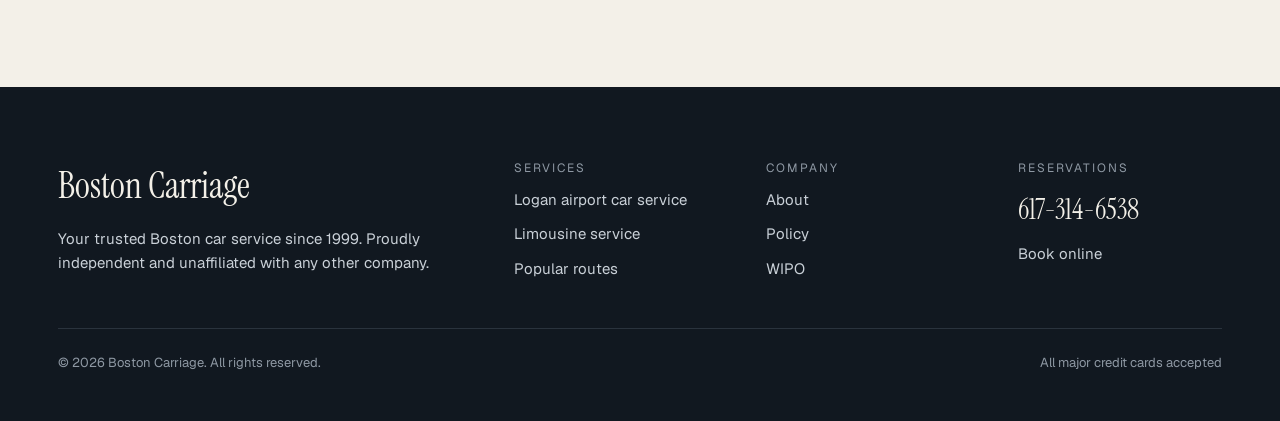
<file: logan-airport-car-service-bos.html>
<!doctype html>
<html lang="en">
<head>
<meta charset="utf-8">
<meta name="viewport" content="width=device-width, initial-scale=1">
<title>Logan Airport Car Service (BOS) — Pickup Guide | Boston Carriage</title>
<meta name="description" content="Boston Logan Airport car service guide: where to meet your chauffeur at Terminals A, B, C and E, flight tracking, waiting time, and typical fares.">
<link rel="canonical" href="https://www.bostoncarriage.com/logan-airport-car-service-bos.html">
<meta name="format-detection" content="telephone=no">
<meta property="og:type" content="website">
<meta property="og:title" content="Logan Airport Car Service (BOS) — Pickup Guide | Boston Carriage">
<meta property="og:description" content="Boston Logan Airport car service guide: where to meet your chauffeur at Terminals A, B, C and E, flight tracking, waiting time, and typical fares.">
<meta property="og:url" content="https://www.bostoncarriage.com/logan-airport-car-service-bos.html">
<meta property="og:image" content="https://www.bostoncarriage.com/images/Boston-Carriage.jpg">
<meta name="theme-color" content="#111820">
<link rel="preload" href="assets/fonts/instrument-serif-latin-400-normal.woff2" as="font" type="font/woff2" crossorigin>
<link rel="preload" href="assets/fonts/geist-latin-400-normal.woff2" as="font" type="font/woff2" crossorigin>
<link rel="stylesheet" href="styles.css">
</head>
<body>
<a class="skip" href="#main">Skip to content</a>
<header class="site-header">
  <div class="wrap">
    <a class="brand" href="index.html">
      <span class="brand__name">Boston Carriage</span>
      <span class="brand__est">Est. 1999</span>
    </a>
    <nav class="nav" id="site-nav" aria-label="Main">
      <a class="nav__link" href="logan-airport-car-service-bos.html" aria-current="page">Logan pickup</a>
      <a class="nav__link" href="index.html#fleet">Fleet</a>
      <a class="nav__link" href="index.html#rates">Rates</a>
      <a class="nav__link" href="index.html#faq">FAQ</a>
      <a class="nav__link" href="about.htm">About</a>
      <div class="nav__actions">
        <a class="btn btn--ghost-dark" href="tel:6173146538">
          <svg width="16" height="16" viewBox="0 0 24 24" fill="none" stroke="currentColor" stroke-width="1.8" stroke-linecap="round" stroke-linejoin="round" aria-hidden="true"><path d="M22 16.9v3a2 2 0 0 1-2.2 2 19.8 19.8 0 0 1-8.6-3.1 19.5 19.5 0 0 1-6-6A19.8 19.8 0 0 1 2.1 4.2 2 2 0 0 1 4.1 2h3a2 2 0 0 1 2 1.7c.1.9.4 1.8.7 2.7a2 2 0 0 1-.5 2.1L8 9.8a16 16 0 0 0 6 6l1.3-1.3a2 2 0 0 1 2.1-.4c.9.3 1.8.6 2.7.7a2 2 0 0 1 1.7 2z"/></svg>
          617-314-6538
        </a>
        <a class="btn btn--brass" href="reservations.html">Reserve</a>
      </div>
    </nav>
    <div class="mobile-actions">
      <a class="icon-btn call-icon" href="tel:6173146538" aria-label="Call 617-314-6538">
        <svg width="18" height="18" viewBox="0 0 24 24" fill="none" stroke="currentColor" stroke-width="1.8" stroke-linecap="round" stroke-linejoin="round" aria-hidden="true"><path d="M22 16.9v3a2 2 0 0 1-2.2 2 19.8 19.8 0 0 1-8.6-3.1 19.5 19.5 0 0 1-6-6A19.8 19.8 0 0 1 2.1 4.2 2 2 0 0 1 4.1 2h3a2 2 0 0 1 2 1.7c.1.9.4 1.8.7 2.7a2 2 0 0 1-.5 2.1L8 9.8a16 16 0 0 0 6 6l1.3-1.3a2 2 0 0 1 2.1-.4c.9.3 1.8.6 2.7.7a2 2 0 0 1 1.7 2z"/></svg>
      </a>
      <button class="icon-btn menu-btn" type="button" aria-label="Open menu" aria-expanded="false" aria-controls="site-nav">
        <svg width="18" height="18" viewBox="0 0 24 24" fill="none" stroke="currentColor" stroke-width="1.8" stroke-linecap="round" aria-hidden="true"><path d="M4 7h16M4 12h16M4 17h16"/></svg>
      </button>
    </div>
  </div>
</header>

<main id="main">
  <section class="page-hero">
    <div class="wrap">
      <div>
        <ol class="crumbs" aria-label="Breadcrumb"><li><a href="index.html">Home</a></li><li aria-current="page">Logan pickup guide</li></ol>
        <h1>Logan Airport<br>car service, <em>BOS.</em></h1>
      </div>
      <div>
        <p class="page-hero__lead">Everything you need for a smooth pickup or drop-off at Boston Logan International Airport: what we do, where to meet your chauffeur at each terminal, and how waiting time works.</p>
        <div class="hero__ctas">
          <a class="btn btn--brass btn--lg" href="reservations.html">Book a ride</a>
          <a class="btn btn--ghost-dark btn--lg" href="tel:6173146538">Call 617-314-6538</a>
        </div>
      </div>
    </div>
  </section>

  <section class="section">
    <div class="wrap">
      <div class="split-head">
        <div class="stack">
          <p class="eyebrow">How it works</p>
          <h2 class="display">From touchdown to your front door.</h2>
        </div>
        <p class="lead">Logan requires every pre-arranged car service to use the designated limo pickup area at each terminal. Unlike rideshare, a dedicated chauffeur is assigned to your trip, and we adjust for your flight in real time.</p>
      </div>
      <ol class="steps">
        <li class="step"><span class="step__num" aria-hidden="true">01</span><div><h3>We track your flight</h3><p>Real-time monitoring means pickup time moves with early arrivals and delays — no extra calls from you.</p></div></li>
        <li class="step"><span class="step__num" aria-hidden="true">02</span><div><h3>Permit from the staging lot</h3><p>Your chauffeur checks in at Logan's limo staging lot and heads to your terminal as you land.</p></div></li>
        <li class="step"><span class="step__num" aria-hidden="true">03</span><div><h3>A text when we're curbside</h3><p>You get a message the moment your car reaches the limo pickup area at your terminal.</p></div></li>
        <li class="step step--dark"><span class="step__num" aria-hidden="true">04</span><div><h3>Bags in, and you're off</h3><p>We load the luggage. You sit back for a quiet, private ride home, to the hotel, or the office.</p></div></li>
      </ol>
    </div>
  </section>

  <section class="section section--sand" id="terminals">
    <div class="wrap">
      <div class="split-head">
        <div class="stack">
          <p class="eyebrow">Where to meet your driver</p>
          <h2 class="display">Find the limo stand at your terminal.</h2>
        </div>
        <p class="lead">Massport designates a limo stand at every terminal. After you collect your bags, follow the directions for your terminal below. Your chauffeur will text you on arrival.</p>
      </div>
      <div class="terminals">
        <article class="terminal"><div class="terminal__letter" aria-hidden="true"><small>Term.</small>A</div><div><h3>Terminal A</h3><p>Go outside the baggage claim, cross two traffic lanes, and walk to the left to the designated limo stand.</p></div></article>
        <article class="terminal"><div class="terminal__letter" aria-hidden="true"><small>Term.</small>B</div><div><h3>Terminal B</h3><p>Pickups are on the arrival level. Go outside, cross two traffic lanes into the garage and look for the large limo sign. Your driver will be waiting with your name on a sign.</p></div></article>
        <article class="terminal"><div class="terminal__letter" aria-hidden="true"><small>Term.</small>C</div><div><h3>Terminal C</h3><p>From baggage claim, take the elevator to Central Parking, ground level. The limo pickup area is right outside the exit.</p></div></article>
        <article class="terminal"><div class="terminal__letter" aria-hidden="true"><small>Term.</small>E</div><div><h3>Terminal E (international)</h3><p>Proceed to the terminal exit. Go outside, cross two traffic lanes and walk to the left. Your driver will be waiting at the limo stand.</p></div></article>
        <article class="terminal terminal--wide"><div class="terminal__letter" aria-hidden="true">SSt</div><div><h3>Boston South Station (all trains)</h3><p>Exit the South Station terminal onto Atlantic Avenue and walk to the left, toward the taxi stand.</p></div></article>
      </div>
      <!-- NOTE(dev): terminal directions come from the current Policy page. Please have the owner confirm them against Logan's current layout before launch. -->
    </div>
  </section>

  <section class="section">
    <div class="wrap side-grid">
      <div class="stack">
        <p class="eyebrow">Waiting time</p>
        <h2 class="display">Flight delayed? You're covered.</h2>
        <p class="lead">We never charge waiting time for flight delays. Just give us the correct airline and flight number when you book.</p>
        <a class="btn btn--ink" href="policy.htm#waiting">Read the full policy</a>
      </div>
      <div class="facts-grid facts-grid--3">
        <div class="fact-card"><span class="fact-card__big">15 min</span><p><strong>Domestic arrivals.</strong> Free waiting after your scheduled pickup time.</p></div>
        <div class="fact-card"><span class="fact-card__big">45 min</span><p><strong>International arrivals.</strong> Extra time for customs and baggage claim.</p></div>
        <div class="fact-card"><span class="fact-card__big">$0</span><p><strong>Flight delays.</strong> Never charged as waiting time.</p></div>
      </div>
    </div>
  </section>

  <section class="section" style="padding-top: 0">
    <div class="wrap side-grid">
      <div class="stack">
        <p class="eyebrow">Logan fares</p>
        <h2 class="display">Popular trips to and from BOS.</h2>
        <p class="lead">Typical prices. Your exact fare appears instantly when you reserve.</p>
        <a class="btn btn--ink" href="reservations.html">See your exact price</a>
      </div>
      <div>
        <table class="rates">
          <caption class="skip">Average fares to and from Logan</caption>
          <thead><tr><th scope="col">Route</th><th scope="col">Distance</th><th scope="col">Est. time</th><th scope="col">Avg. price*</th></tr></thead>
          <tbody>
            <tr><td>Seaport District<span class="arrow" aria-label="to">→</span>Logan Airport<span class="rates__meta">6 mi · 17 min</span></td><td>6 mi</td><td>17 min</td><td>$75</td></tr>
            <tr><td>Boston<span class="arrow" aria-label="to">→</span>Logan Airport<span class="rates__meta">5 mi · 15 min</span></td><td>5 mi</td><td>15 min</td><td>$85</td></tr>
            <tr><td>Logan Airport<span class="arrow" aria-label="to">→</span>Back Bay<span class="rates__meta">7 mi · 20 min</span></td><td>7 mi</td><td>20 min</td><td>$95</td></tr>
            <tr><td>Abington<span class="arrow" aria-label="to">→</span>Logan Airport<span class="rates__meta">23 mi · 25 min</span></td><td>23 mi</td><td>25 min</td><td>$110</td></tr>
          </tbody>
        </table>
        <p class="footnote">*Average prices shown for reference. Service fee, administrative fee, tolls and airport fees apply; see <a href="policy.htm#surcharges">surcharges</a>.</p>
      </div>
    </div>
  </section>

  <section class="section section--sand">
    <div class="wrap coverage">
      <div class="stack">
        <p class="eyebrow">Coverage</p>
        <h2 class="display">Logan car service from anywhere in New England.</h2>
        <p class="lead">Every Massachusetts town, plus New Hampshire, Rhode Island, Connecticut and Vermont, with long-distance service to New York and beyond.</p>
      </div>
      <div>
        <h3 class="chips-title">Popular pickups</h3>
        <ul class="chips">
          <li><a href="reservations.html">Boston</a></li>
          <li><a href="reservations.html">Cambridge</a></li>
          <li><a href="reservations.html">Back Bay</a></li>
          <li><a href="reservations.html">Seaport District</a></li>
          <li><a href="reservations.html">Brookline</a></li>
          <li><a href="reservations.html">Newton</a></li>
          <li><a href="reservations.html">Wellesley</a></li>
          <li><a href="reservations.html">Worcester</a></li>
          <li><a href="reservations.html">Cape Cod</a></li>
        </ul>
      </div>
    </div>
  </section>

  <section class="section">
    <div class="wrap side-grid">
      <div class="stack">
        <p class="eyebrow">Questions</p>
        <h2 class="display">Logan FAQ.</h2>
      </div>
      <div class="faq">
        <details open><summary>Do you provide Logan airport car service 24/7?</summary><p>Yes. Our Logan airport transportation runs 24 hours a day, including holidays and early-morning departures. An early-morning surcharge applies before 6:00 a.m. and after midnight.</p></details>
        <details><summary>Do you track flights for airport pickups?</summary><p>Yes. We monitor every flight and adjust your pickup time automatically for delays or early arrivals.</p></details>
        <details><summary>How will I know my car has arrived?</summary><p>Your chauffeur gets a permit from Logan's staging lot, drives to your terminal, and texts you on arrival at the limo pickup area.</p></details>
        <details><summary>Can I book last-minute airport transportation?</summary><p>Yes, subject to availability. Calling <a href="tel:6173146538">617-314-6538</a> is the fastest way.</p></details>
        <details><summary>Is the ride private?</summary><p>Always. Every ride is private and never shared.</p></details>
      </div>
    </div>
  </section>
  <div class="wrap cta-wrap" style="margin-top: var(--section-y)">
    <section class="cta" aria-labelledby="cta-title">
      <div>
        <h2 id="cta-title">Your car is waiting.</h2>
        <p>Reserve online in minutes, or talk to a real person — day or night.</p>
      </div>
      <div class="cta__btns">
        <a class="btn btn--ink" href="reservations.html">Reserve online</a>
        <a class="btn btn--ghost-ink" href="tel:6173146538">617-314-6538</a>
      </div>
    </section>
  </div>

</main>

<footer class="site-footer">
  <div class="wrap">
    <div class="foot-grid">
      <div>
        <span class="foot-brand">Boston Carriage</span>
        <p>Your trusted Boston car service since 1999. Proudly independent and unaffiliated with any other company.</p>
      </div>
      <nav class="foot-col" aria-label="Services">
        <h2>Services</h2>
        <a href="logan-airport-car-service-bos.html">Logan airport car service</a>
        <a href="#fleet">Limousine service</a>
        <a href="#rates">Popular routes</a>
      </nav>
      <nav class="foot-col" aria-label="Company">
        <h2>Company</h2>
        <a href="about.htm">About</a>
        <a href="policy.htm">Policy</a>
        <a href="wipo.html">WIPO</a>
      </nav>
      <div class="foot-col">
        <h2>Reservations</h2>
        <a class="foot-phone" href="tel:6173146538">617-314-6538</a>
        <a href="reservations.html">Book online</a>
      </div>
    </div>
    <div class="foot-bottom">
      <span>© <span id="year">2026</span> Boston Carriage. All rights reserved.</span>
      <span>All major credit cards accepted</span>
    </div>
  </div>
</footer>

<script src="main.js" defer></script>
</body>
</html>
</file>
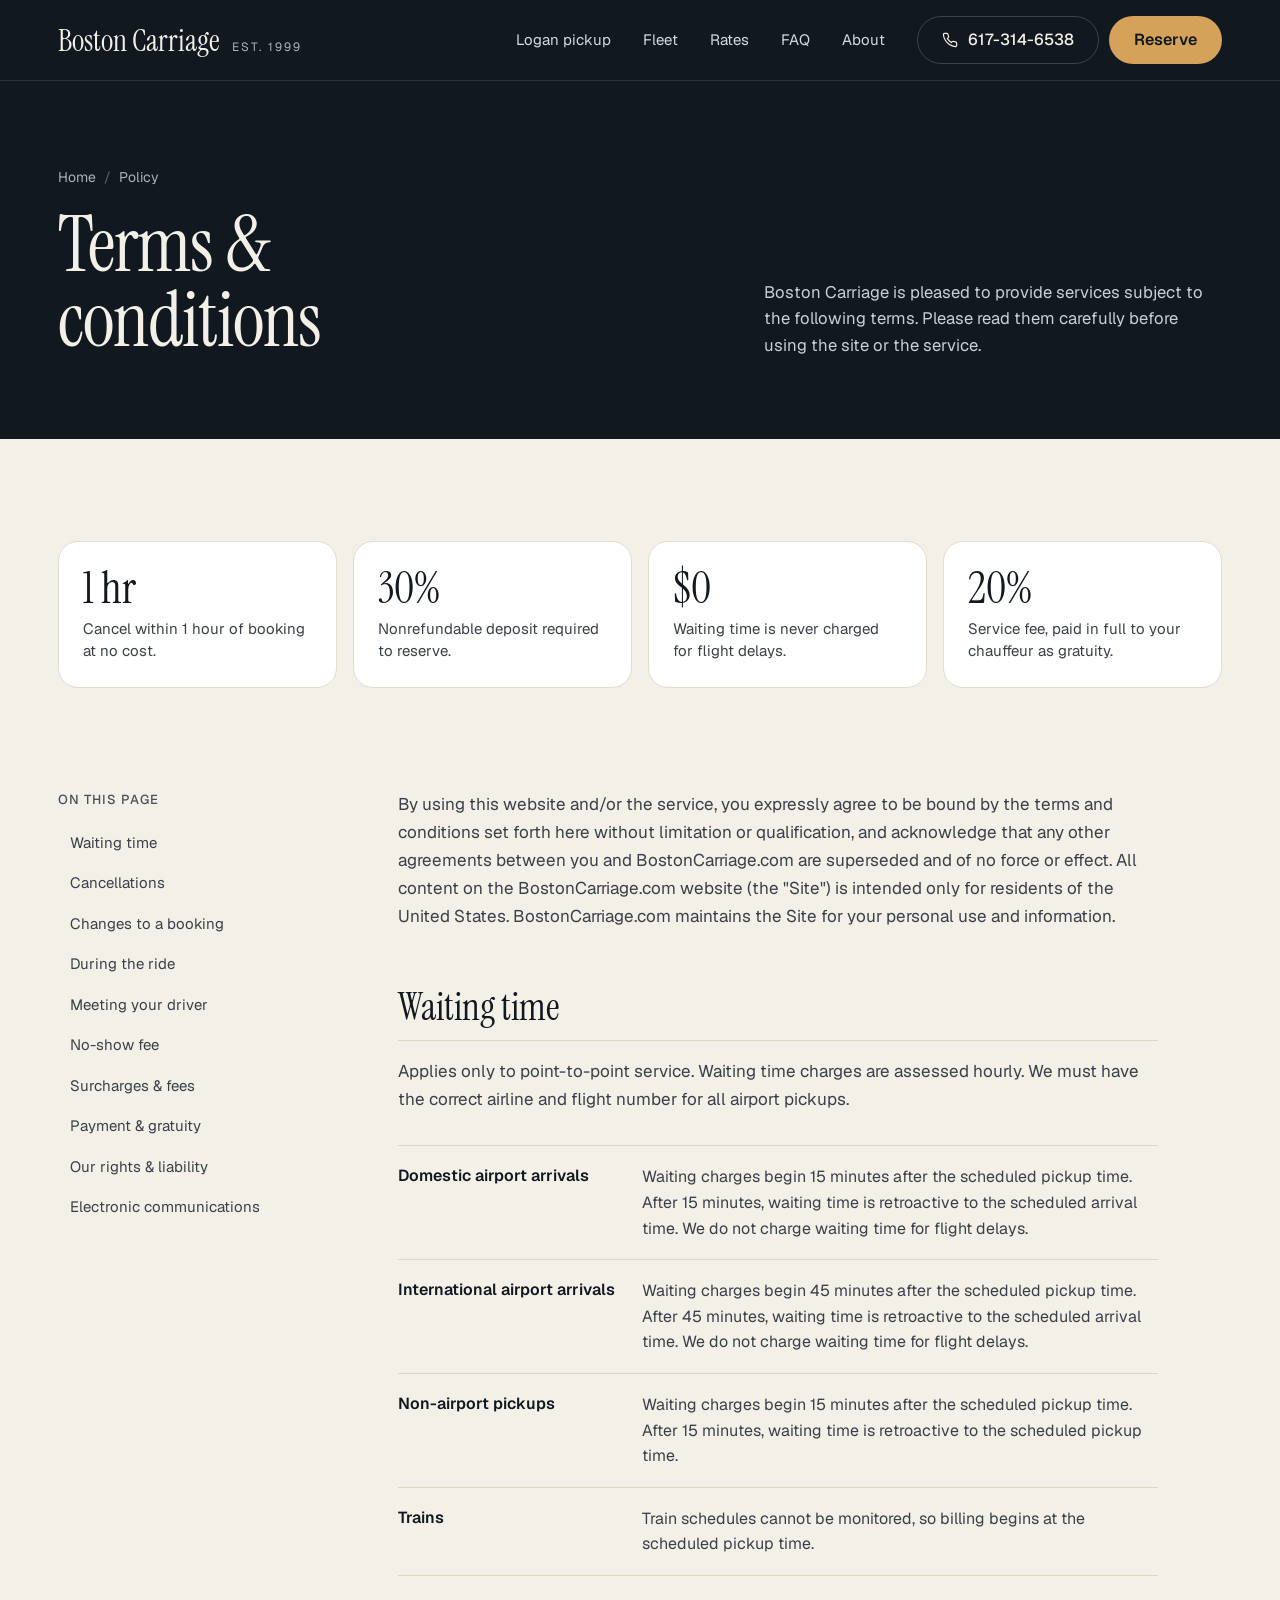
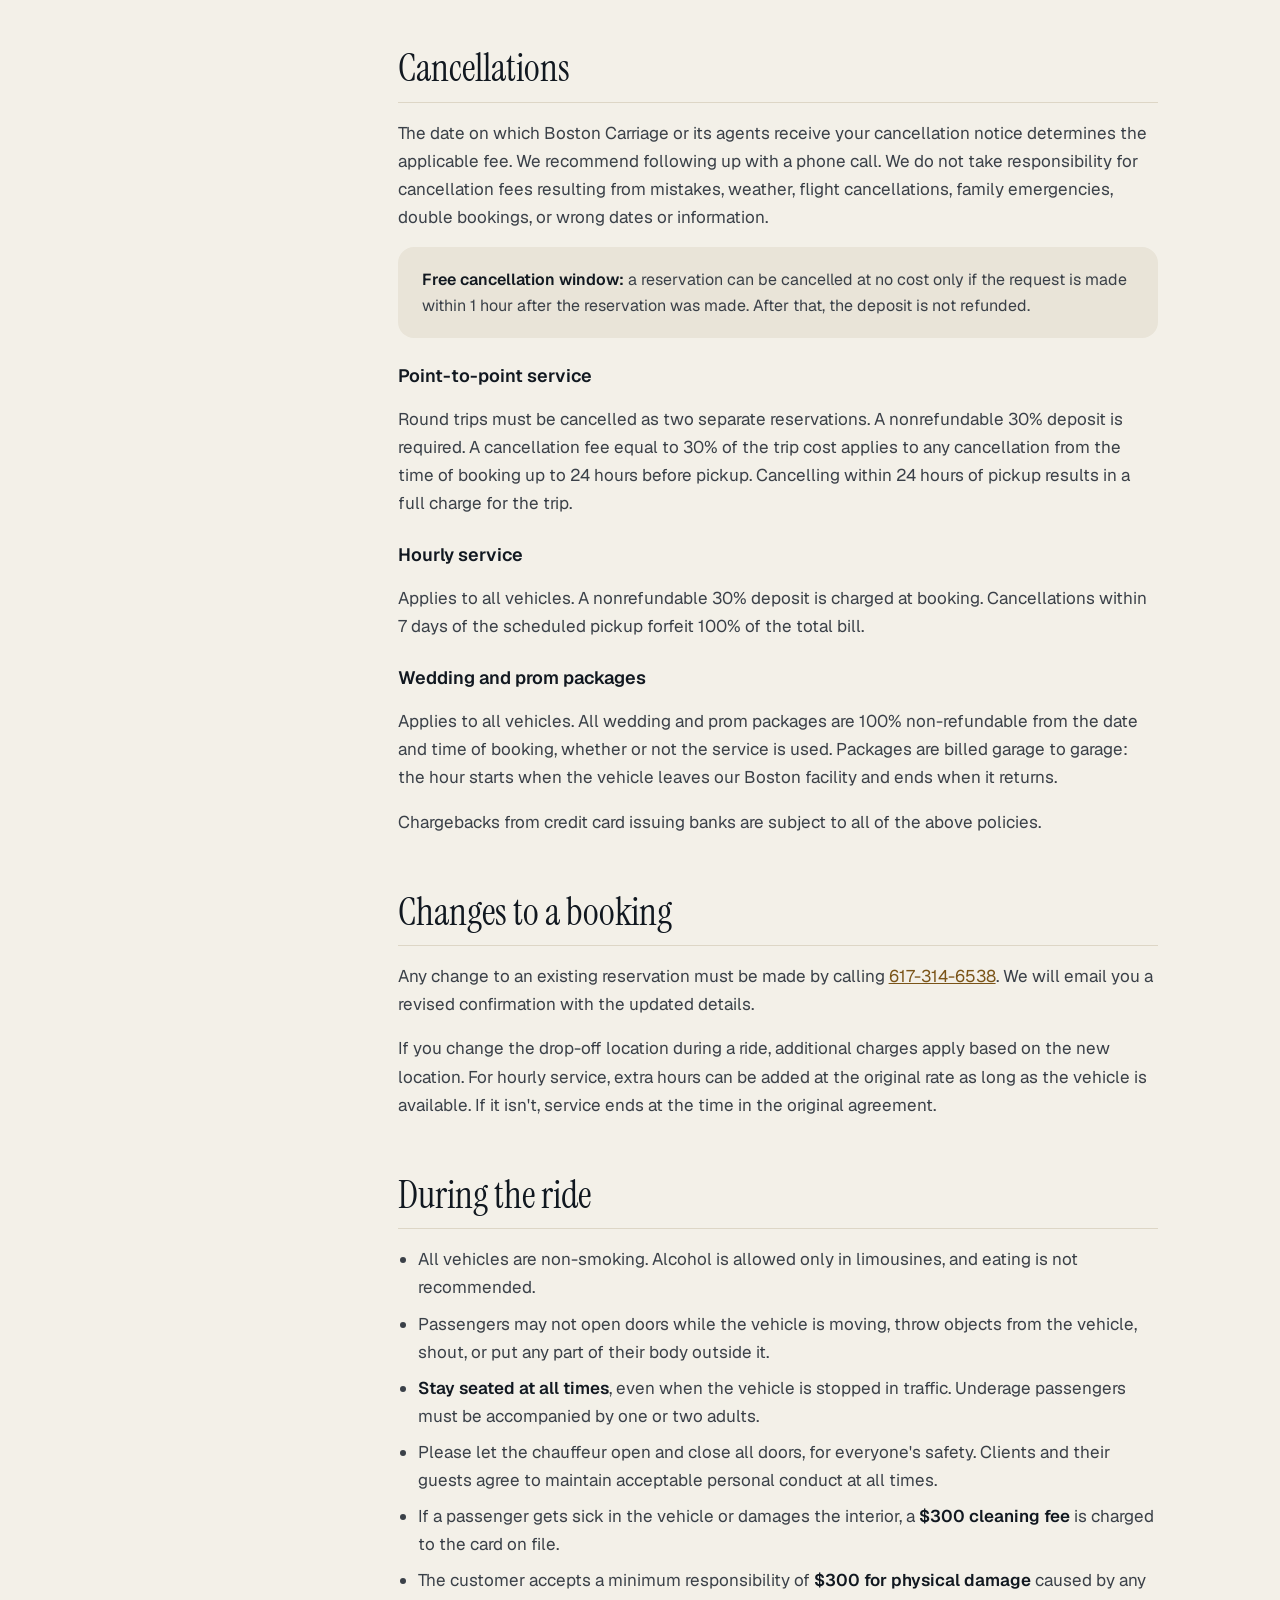
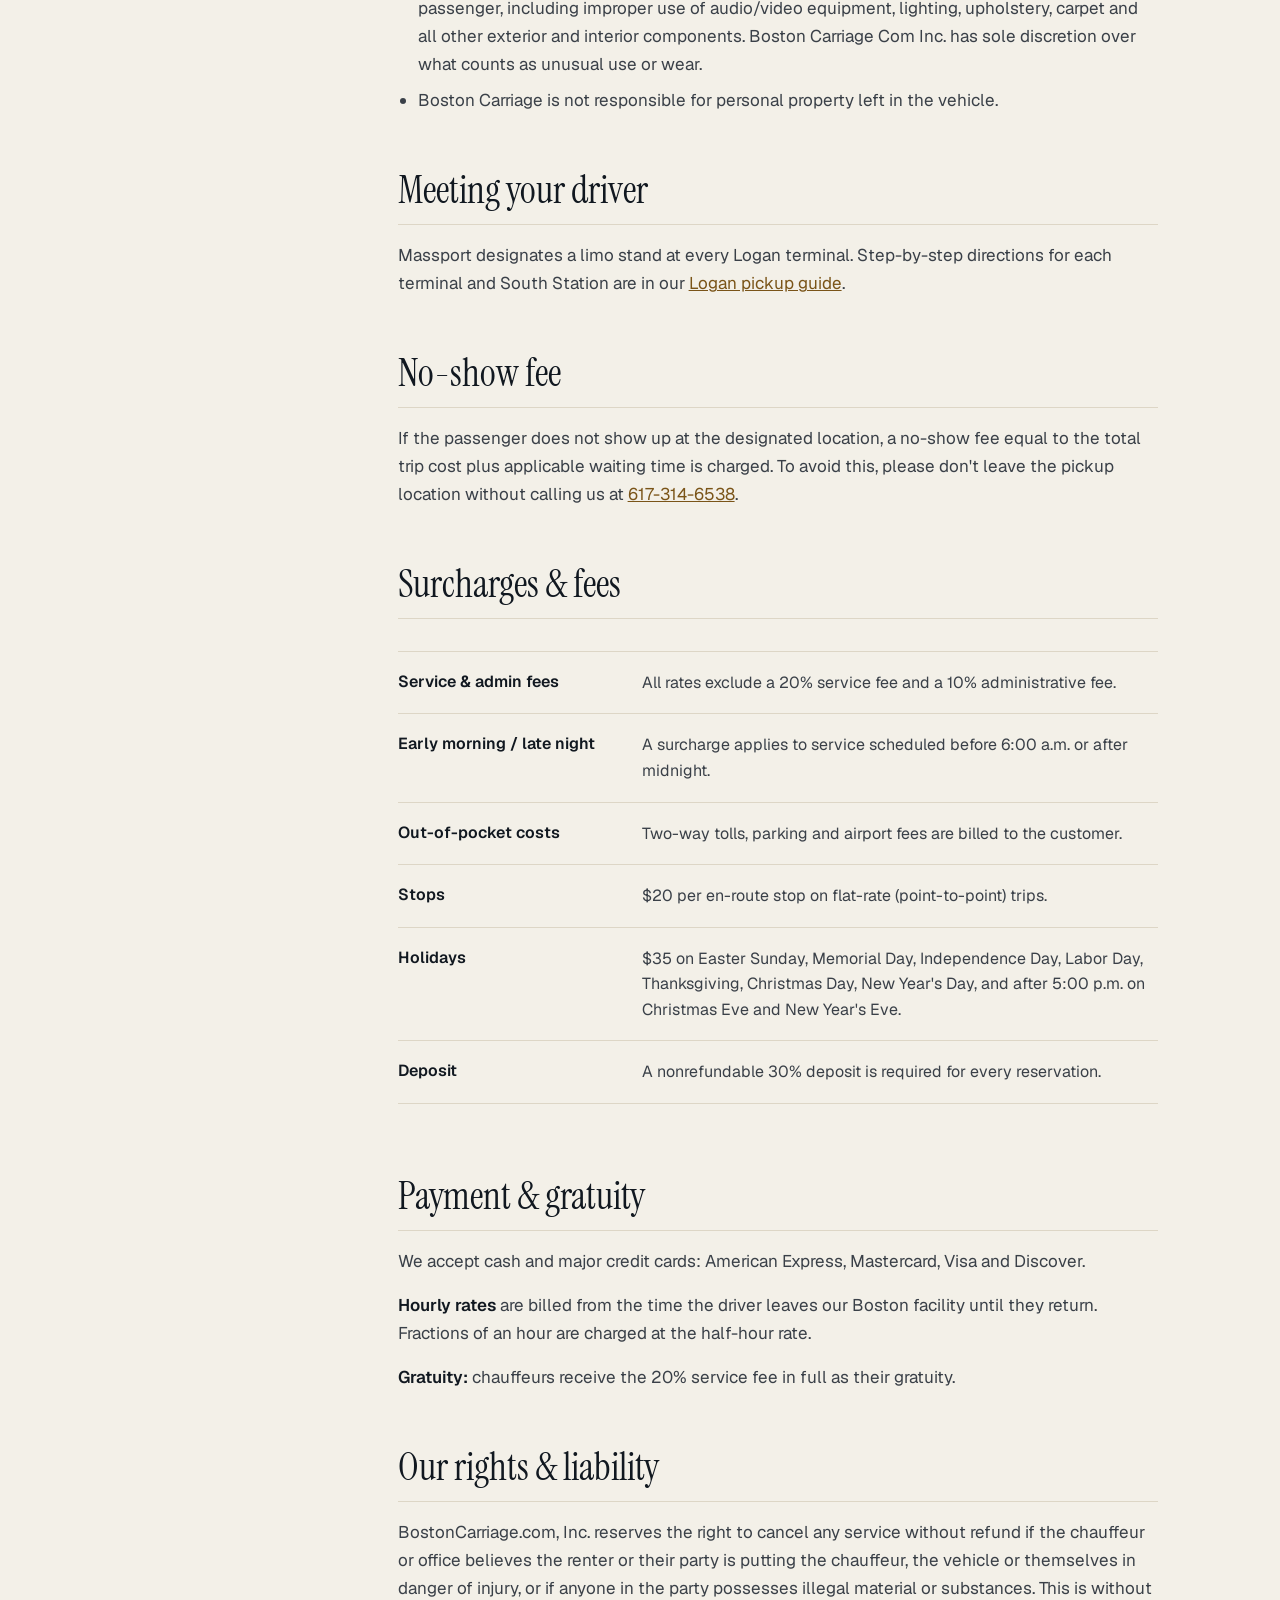
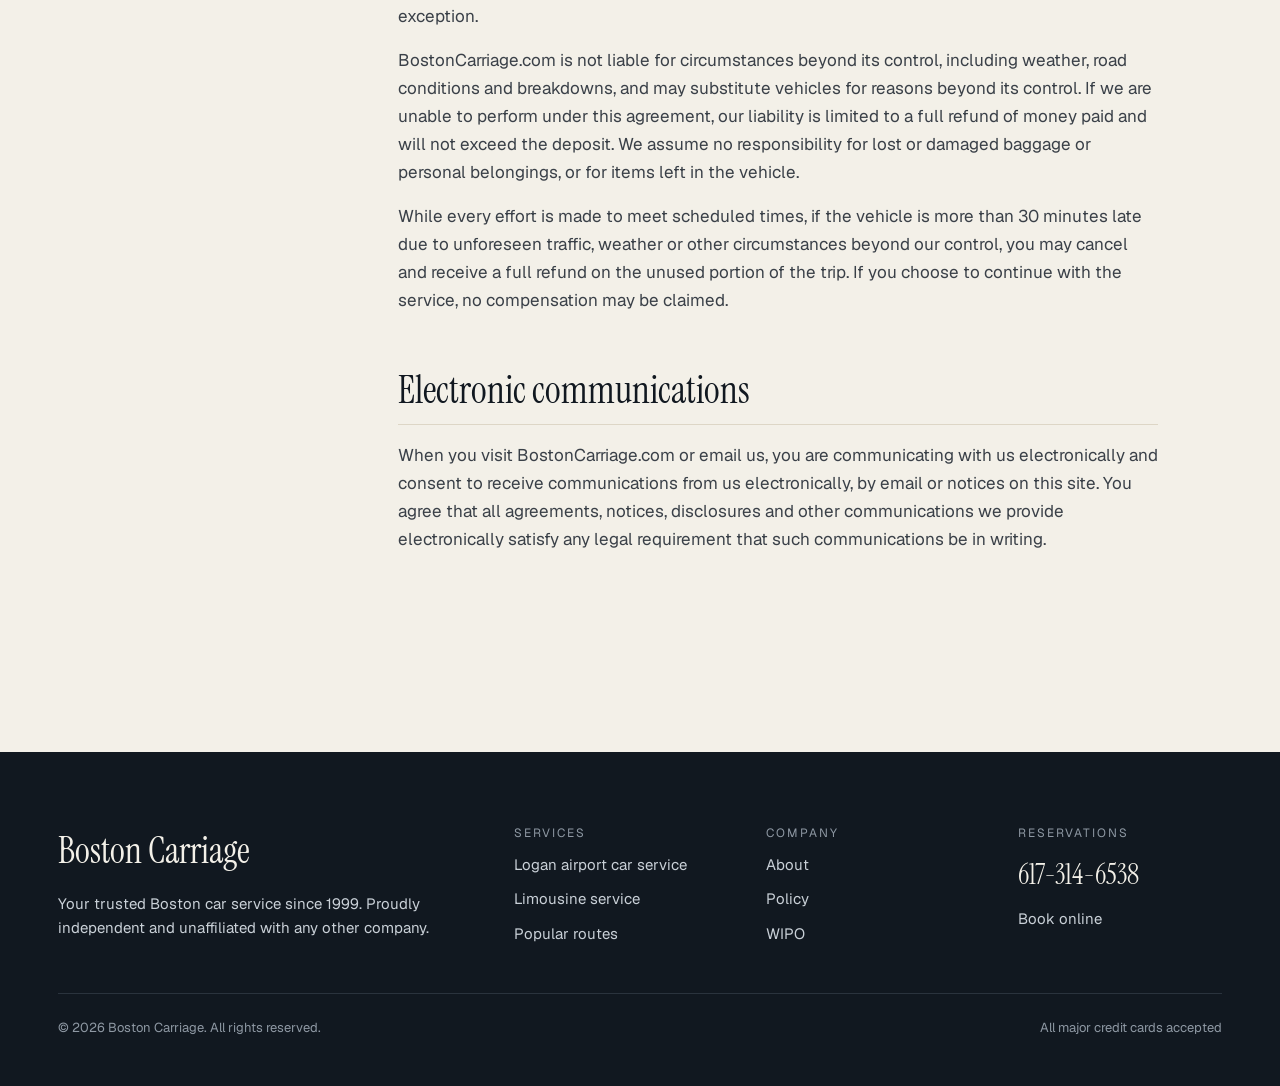
<file: policy.htm>
<!doctype html>
<html lang="en">
<head>
<meta charset="utf-8">
<meta name="viewport" content="width=device-width, initial-scale=1">
<title>Policy — Terms and Conditions | Boston Carriage</title>
<meta name="description" content="Boston Carriage terms and conditions: waiting time, cancellations, fees, payment, and where to meet your driver at Logan Airport.">
<link rel="canonical" href="https://www.bostoncarriage.com/policy.htm">
<meta name="format-detection" content="telephone=no">
<meta property="og:type" content="website">
<meta property="og:title" content="Policy — Terms and Conditions | Boston Carriage">
<meta property="og:description" content="Boston Carriage terms and conditions: waiting time, cancellations, fees, payment, and where to meet your driver at Logan Airport.">
<meta property="og:url" content="https://www.bostoncarriage.com/policy.htm">
<meta property="og:image" content="https://www.bostoncarriage.com/images/Boston-Carriage.jpg">
<meta name="theme-color" content="#111820">
<link rel="preload" href="assets/fonts/instrument-serif-latin-400-normal.woff2" as="font" type="font/woff2" crossorigin>
<link rel="preload" href="assets/fonts/geist-latin-400-normal.woff2" as="font" type="font/woff2" crossorigin>
<link rel="stylesheet" href="styles.css">
</head>
<body>
<a class="skip" href="#main">Skip to content</a>
<header class="site-header">
  <div class="wrap">
    <a class="brand" href="index.html">
      <span class="brand__name">Boston Carriage</span>
      <span class="brand__est">Est. 1999</span>
    </a>
    <nav class="nav" id="site-nav" aria-label="Main">
      <a class="nav__link" href="logan-airport-car-service-bos.html">Logan pickup</a>
      <a class="nav__link" href="index.html#fleet">Fleet</a>
      <a class="nav__link" href="index.html#rates">Rates</a>
      <a class="nav__link" href="index.html#faq">FAQ</a>
      <a class="nav__link" href="about.htm">About</a>
      <div class="nav__actions">
        <a class="btn btn--ghost-dark" href="tel:6173146538">
          <svg width="16" height="16" viewBox="0 0 24 24" fill="none" stroke="currentColor" stroke-width="1.8" stroke-linecap="round" stroke-linejoin="round" aria-hidden="true"><path d="M22 16.9v3a2 2 0 0 1-2.2 2 19.8 19.8 0 0 1-8.6-3.1 19.5 19.5 0 0 1-6-6A19.8 19.8 0 0 1 2.1 4.2 2 2 0 0 1 4.1 2h3a2 2 0 0 1 2 1.7c.1.9.4 1.8.7 2.7a2 2 0 0 1-.5 2.1L8 9.8a16 16 0 0 0 6 6l1.3-1.3a2 2 0 0 1 2.1-.4c.9.3 1.8.6 2.7.7a2 2 0 0 1 1.7 2z"/></svg>
          617-314-6538
        </a>
        <a class="btn btn--brass" href="reservations.html">Reserve</a>
      </div>
    </nav>
    <div class="mobile-actions">
      <a class="icon-btn call-icon" href="tel:6173146538" aria-label="Call 617-314-6538">
        <svg width="18" height="18" viewBox="0 0 24 24" fill="none" stroke="currentColor" stroke-width="1.8" stroke-linecap="round" stroke-linejoin="round" aria-hidden="true"><path d="M22 16.9v3a2 2 0 0 1-2.2 2 19.8 19.8 0 0 1-8.6-3.1 19.5 19.5 0 0 1-6-6A19.8 19.8 0 0 1 2.1 4.2 2 2 0 0 1 4.1 2h3a2 2 0 0 1 2 1.7c.1.9.4 1.8.7 2.7a2 2 0 0 1-.5 2.1L8 9.8a16 16 0 0 0 6 6l1.3-1.3a2 2 0 0 1 2.1-.4c.9.3 1.8.6 2.7.7a2 2 0 0 1 1.7 2z"/></svg>
      </a>
      <button class="icon-btn menu-btn" type="button" aria-label="Open menu" aria-expanded="false" aria-controls="site-nav">
        <svg width="18" height="18" viewBox="0 0 24 24" fill="none" stroke="currentColor" stroke-width="1.8" stroke-linecap="round" aria-hidden="true"><path d="M4 7h16M4 12h16M4 17h16"/></svg>
      </button>
    </div>
  </div>
</header>

<main id="main">
  <section class="page-hero">
    <div class="wrap">
      <div>
        <ol class="crumbs" aria-label="Breadcrumb"><li><a href="index.html">Home</a></li><li aria-current="page">Policy</li></ol>
        <h1>Terms &amp;<br>conditions</h1>
      </div>
      <div>
        <p class="page-hero__lead">Boston Carriage is pleased to provide services subject to the following terms. Please read them carefully before using the site or the service.</p>
      </div>
    </div>
  </section>

  <section class="section" style="padding-bottom: 0">
    <div class="wrap">
      <h2 class="skip">Key points</h2>
      <div class="facts-grid">
        <div class="fact-card"><span class="fact-card__big">1 hr</span><p>Cancel within 1 hour of booking at no cost.</p></div>
        <div class="fact-card"><span class="fact-card__big">30%</span><p>Nonrefundable deposit required to reserve.</p></div>
        <div class="fact-card"><span class="fact-card__big">$0</span><p>Waiting time is never charged for flight delays.</p></div>
        <div class="fact-card"><span class="fact-card__big">20%</span><p>Service fee, paid in full to your chauffeur as gratuity.</p></div>
      </div>
    </div>
  </section>

  <section class="section">
    <div class="wrap doc">
      <nav class="toc" aria-label="On this page">
        <h2>On this page</h2>
        <a href="#waiting">Waiting time</a>
        <a href="#cancellations">Cancellations</a>
        <a href="#changes">Changes to a booking</a>
        <a href="#ride">During the ride</a>
        <a href="#meet">Meeting your driver</a>
        <a href="#noshow">No-show fee</a>
        <a href="#surcharges">Surcharges & fees</a>
        <a href="#payment">Payment & gratuity</a>
        <a href="#rights">Our rights & liability</a>
        <a href="#electronic">Electronic communications</a>
      </nav>
      <div class="prose">
        <p>By using this website and/or the service, you expressly agree to be bound by the terms and conditions set forth here without limitation or qualification, and acknowledge that any other agreements between you and BostonCarriage.com are superseded and of no force or effect. All content on the BostonCarriage.com website (the "Site") is intended only for residents of the United States. BostonCarriage.com maintains the Site for your personal use and information.</p>

        <section id="waiting">
          <h2>Waiting time</h2>
          <p>Applies only to point-to-point service. Waiting time charges are assessed hourly. We must have the correct airline and flight number for all airport pickups.</p>
          <dl class="def">
            <div><dt>Domestic airport arrivals</dt><dd>Waiting charges begin 15 minutes after the scheduled pickup time. After 15 minutes, waiting time is retroactive to the scheduled arrival time. We do not charge waiting time for flight delays.</dd></div>
            <div><dt>International airport arrivals</dt><dd>Waiting charges begin 45 minutes after the scheduled pickup time. After 45 minutes, waiting time is retroactive to the scheduled arrival time. We do not charge waiting time for flight delays.</dd></div>
            <div><dt>Non-airport pickups</dt><dd>Waiting charges begin 15 minutes after the scheduled pickup time. After 15 minutes, waiting time is retroactive to the scheduled pickup time.</dd></div>
            <div><dt>Trains</dt><dd>Train schedules cannot be monitored, so billing begins at the scheduled pickup time.</dd></div>
          </dl>
        </section>

        <section id="cancellations">
          <h2>Cancellations</h2>
          <p>The date on which Boston Carriage or its agents receive your cancellation notice determines the applicable fee. We recommend following up with a phone call. We do not take responsibility for cancellation fees resulting from mistakes, weather, flight cancellations, family emergencies, double bookings, or wrong dates or information.</p>
          <div class="note"><strong>Free cancellation window:</strong> a reservation can be cancelled at no cost only if the request is made within 1 hour after the reservation was made. After that, the deposit is not refunded.</div>
          <h3>Point-to-point service</h3>
          <p>Round trips must be cancelled as two separate reservations. A nonrefundable 30% deposit is required. A cancellation fee equal to 30% of the trip cost applies to any cancellation from the time of booking up to 24 hours before pickup. Cancelling within 24 hours of pickup results in a full charge for the trip.</p>
          <h3>Hourly service</h3>
          <p>Applies to all vehicles. A nonrefundable 30% deposit is charged at booking. Cancellations within 7 days of the scheduled pickup forfeit 100% of the total bill.</p>
          <h3>Wedding and prom packages</h3>
          <p>Applies to all vehicles. All wedding and prom packages are 100% non-refundable from the date and time of booking, whether or not the service is used. Packages are billed garage to garage: the hour starts when the vehicle leaves our Boston facility and ends when it returns.</p>
          <p>Chargebacks from credit card issuing banks are subject to all of the above policies.</p>
        </section>

        <section id="changes">
          <h2>Changes to a booking</h2>
          <p>Any change to an existing reservation must be made by calling <a href="tel:6173146538">617-314-6538</a>. We will email you a revised confirmation with the updated details.</p>
          <p>If you change the drop-off location during a ride, additional charges apply based on the new location. For hourly service, extra hours can be added at the original rate as long as the vehicle is available. If it isn't, service ends at the time in the original agreement.</p>
        </section>

        <section id="ride">
          <h2>During the ride</h2>
          <ul>
            <li>All vehicles are non-smoking. Alcohol is allowed only in limousines, and eating is not recommended.</li>
            <li>Passengers may not open doors while the vehicle is moving, throw objects from the vehicle, shout, or put any part of their body outside it.</li>
            <li><strong>Stay seated at all times</strong>, even when the vehicle is stopped in traffic. Underage passengers must be accompanied by one or two adults.</li>
            <li>Please let the chauffeur open and close all doors, for everyone's safety. Clients and their guests agree to maintain acceptable personal conduct at all times.</li>
            <li>If a passenger gets sick in the vehicle or damages the interior, a <strong>$300 cleaning fee</strong> is charged to the card on file.</li>
            <li>The customer accepts a minimum responsibility of <strong>$300 for physical damage</strong> caused by any passenger, including improper use of audio/video equipment, lighting, upholstery, carpet and all other exterior and interior components. Boston Carriage Com Inc. has sole discretion over what counts as unusual use or wear.</li>
            <li>Boston Carriage is not responsible for personal property left in the vehicle.</li>
          </ul>
        </section>

        <section id="meet">
          <h2>Meeting your driver</h2>
          <p>Massport designates a limo stand at every Logan terminal. Step-by-step directions for each terminal and South Station are in our <a href="logan-airport-car-service-bos.html#terminals">Logan pickup guide</a>.</p>
        </section>

        <section id="noshow">
          <h2>No-show fee</h2>
          <p>If the passenger does not show up at the designated location, a no-show fee equal to the total trip cost plus applicable waiting time is charged. To avoid this, please don't leave the pickup location without calling us at <a href="tel:6173146538">617-314-6538</a>.</p>
        </section>

        <section id="surcharges">
          <h2>Surcharges &amp; fees</h2>
          <dl class="def">
            <div><dt>Service &amp; admin fees</dt><dd>All rates exclude a 20% service fee and a 10% administrative fee.</dd></div>
            <div><dt>Early morning / late night</dt><dd>A surcharge applies to service scheduled before 6:00 a.m. or after midnight.</dd></div>
            <div><dt>Out-of-pocket costs</dt><dd>Two-way tolls, parking and airport fees are billed to the customer.</dd></div>
            <div><dt>Stops</dt><dd>$20 per en-route stop on flat-rate (point-to-point) trips.</dd></div>
            <div><dt>Holidays</dt><dd>$35 on Easter Sunday, Memorial Day, Independence Day, Labor Day, Thanksgiving, Christmas Day, New Year's Day, and after 5:00 p.m. on Christmas Eve and New Year's Eve.</dd></div>
            <div><dt>Deposit</dt><dd>A nonrefundable 30% deposit is required for every reservation.</dd></div>
          </dl>
        </section>

        <section id="payment">
          <h2>Payment &amp; gratuity</h2>
          <p>We accept cash and major credit cards: American Express, Mastercard, Visa and Discover.</p>
          <p><strong>Hourly rates</strong> are billed from the time the driver leaves our Boston facility until they return. Fractions of an hour are charged at the half-hour rate.</p>
          <p><strong>Gratuity:</strong> chauffeurs receive the 20% service fee in full as their gratuity.</p>
        </section>

        <section id="rights">
          <h2>Our rights &amp; liability</h2>
          <p>BostonCarriage.com, Inc. reserves the right to cancel any service without refund if the chauffeur or office believes the renter or their party is putting the chauffeur, the vehicle or themselves in danger of injury, or if anyone in the party possesses illegal material or substances. This is without exception.</p>
          <p>BostonCarriage.com is not liable for circumstances beyond its control, including weather, road conditions and breakdowns, and may substitute vehicles for reasons beyond its control. If we are unable to perform under this agreement, our liability is limited to a full refund of money paid and will not exceed the deposit. We assume no responsibility for lost or damaged baggage or personal belongings, or for items left in the vehicle.</p>
          <p>While every effort is made to meet scheduled times, if the vehicle is more than 30 minutes late due to unforeseen traffic, weather or other circumstances beyond our control, you may cancel and receive a full refund on the unused portion of the trip. If you choose to continue with the service, no compensation may be claimed.</p>
        </section>

        <section id="electronic">
          <h2>Electronic communications</h2>
          <p>When you visit BostonCarriage.com or email us, you are communicating with us electronically and consent to receive communications from us electronically, by email or notices on this site. You agree that all agreements, notices, disclosures and other communications we provide electronically satisfy any legal requirement that such communications be in writing.</p>
        </section>
      </div>
    </div>
  </section>

</main>

<footer class="site-footer">
  <div class="wrap">
    <div class="foot-grid">
      <div>
        <span class="foot-brand">Boston Carriage</span>
        <p>Your trusted Boston car service since 1999. Proudly independent and unaffiliated with any other company.</p>
      </div>
      <nav class="foot-col" aria-label="Services">
        <h2>Services</h2>
        <a href="logan-airport-car-service-bos.html">Logan airport car service</a>
        <a href="#fleet">Limousine service</a>
        <a href="#rates">Popular routes</a>
      </nav>
      <nav class="foot-col" aria-label="Company">
        <h2>Company</h2>
        <a href="about.htm">About</a>
        <a href="policy.htm">Policy</a>
        <a href="wipo.html">WIPO</a>
      </nav>
      <div class="foot-col">
        <h2>Reservations</h2>
        <a class="foot-phone" href="tel:6173146538">617-314-6538</a>
        <a href="reservations.html">Book online</a>
      </div>
    </div>
    <div class="foot-bottom">
      <span>© <span id="year">2026</span> Boston Carriage. All rights reserved.</span>
      <span>All major credit cards accepted</span>
    </div>
  </div>
</footer>

<script src="main.js" defer></script>
</body>
</html>
</file>
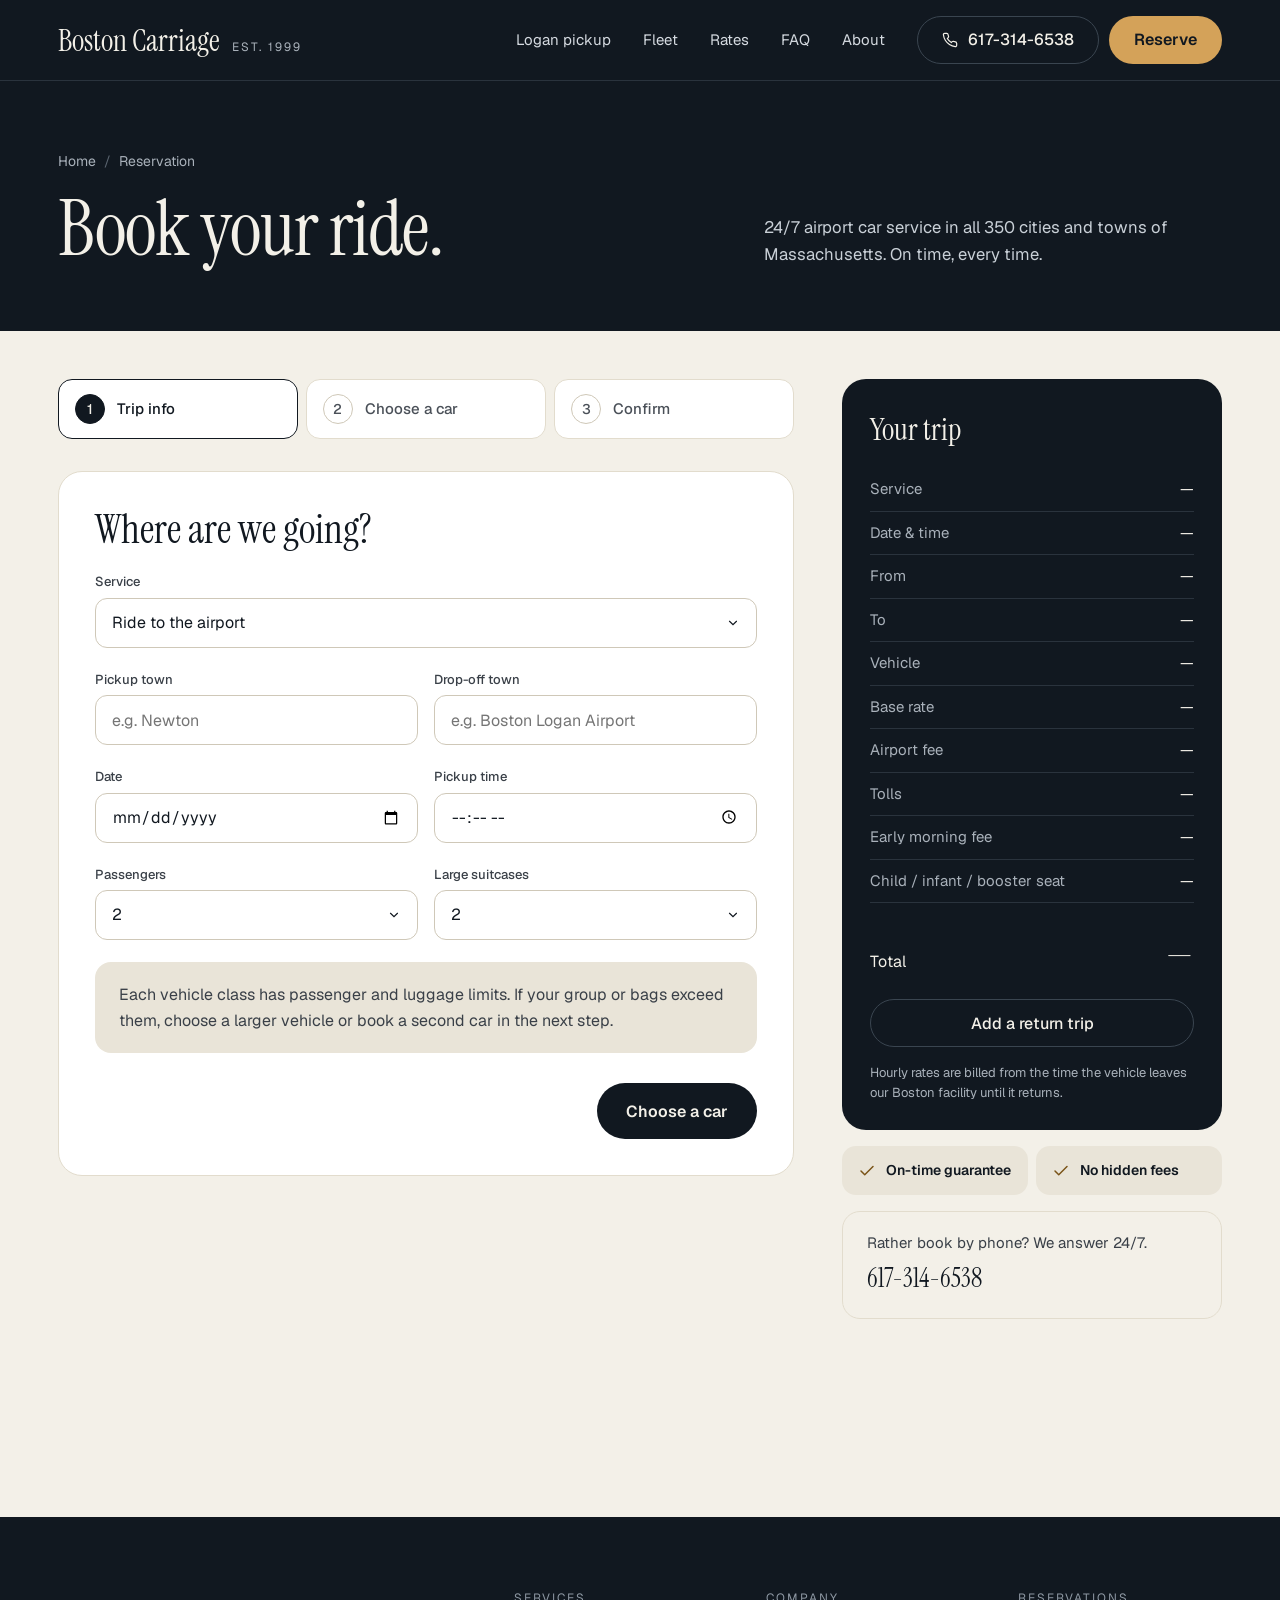
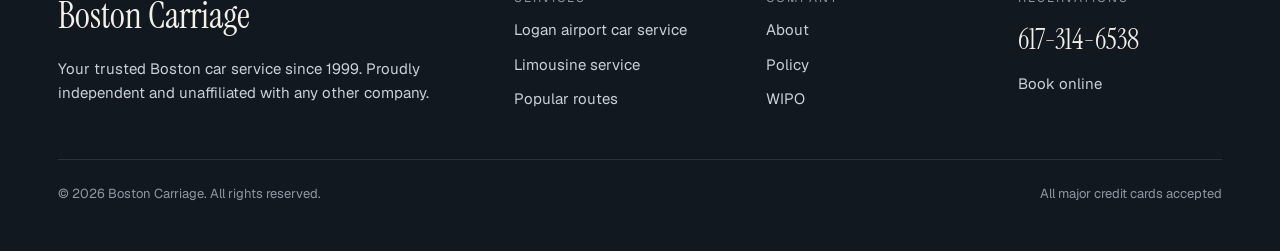
<file: reservations.html>
<!doctype html>
<html lang="en">
<head>
<meta charset="utf-8">
<meta name="viewport" content="width=device-width, initial-scale=1">
<title>Reservations — Prices & Booking | Boston Carriage</title>
<meta name="description" content="Get a price and book your Boston car service or Logan Airport transfer online. Sedans, SUVs and limousines, 24/7.">
<link rel="canonical" href="https://www.bostoncarriage.com/reservations.aspx">
<meta name="format-detection" content="telephone=no">
<meta property="og:type" content="website">
<meta property="og:title" content="Reservations — Prices & Booking | Boston Carriage">
<meta property="og:description" content="Get a price and book your Boston car service or Logan Airport transfer online. Sedans, SUVs and limousines, 24/7.">
<meta property="og:url" content="https://www.bostoncarriage.com/reservations.aspx">
<meta property="og:image" content="https://www.bostoncarriage.com/images/Boston-Carriage.jpg">
<meta name="theme-color" content="#111820">
<link rel="preload" href="assets/fonts/instrument-serif-latin-400-normal.woff2" as="font" type="font/woff2" crossorigin>
<link rel="preload" href="assets/fonts/geist-latin-400-normal.woff2" as="font" type="font/woff2" crossorigin>
<link rel="stylesheet" href="styles.css">
</head>
<body>
<a class="skip" href="#main">Skip to content</a>
<header class="site-header">
  <div class="wrap">
    <a class="brand" href="index.html">
      <span class="brand__name">Boston Carriage</span>
      <span class="brand__est">Est. 1999</span>
    </a>
    <nav class="nav" id="site-nav" aria-label="Main">
      <a class="nav__link" href="logan-airport-car-service-bos.html">Logan pickup</a>
      <a class="nav__link" href="index.html#fleet">Fleet</a>
      <a class="nav__link" href="index.html#rates">Rates</a>
      <a class="nav__link" href="index.html#faq">FAQ</a>
      <a class="nav__link" href="about.htm">About</a>
      <div class="nav__actions">
        <a class="btn btn--ghost-dark" href="tel:6173146538">
          <svg width="16" height="16" viewBox="0 0 24 24" fill="none" stroke="currentColor" stroke-width="1.8" stroke-linecap="round" stroke-linejoin="round" aria-hidden="true"><path d="M22 16.9v3a2 2 0 0 1-2.2 2 19.8 19.8 0 0 1-8.6-3.1 19.5 19.5 0 0 1-6-6A19.8 19.8 0 0 1 2.1 4.2 2 2 0 0 1 4.1 2h3a2 2 0 0 1 2 1.7c.1.9.4 1.8.7 2.7a2 2 0 0 1-.5 2.1L8 9.8a16 16 0 0 0 6 6l1.3-1.3a2 2 0 0 1 2.1-.4c.9.3 1.8.6 2.7.7a2 2 0 0 1 1.7 2z"/></svg>
          617-314-6538
        </a>
        <a class="btn btn--brass" href="reservations.html">Reserve</a>
      </div>
    </nav>
    <div class="mobile-actions">
      <a class="icon-btn call-icon" href="tel:6173146538" aria-label="Call 617-314-6538">
        <svg width="18" height="18" viewBox="0 0 24 24" fill="none" stroke="currentColor" stroke-width="1.8" stroke-linecap="round" stroke-linejoin="round" aria-hidden="true"><path d="M22 16.9v3a2 2 0 0 1-2.2 2 19.8 19.8 0 0 1-8.6-3.1 19.5 19.5 0 0 1-6-6A19.8 19.8 0 0 1 2.1 4.2 2 2 0 0 1 4.1 2h3a2 2 0 0 1 2 1.7c.1.9.4 1.8.7 2.7a2 2 0 0 1-.5 2.1L8 9.8a16 16 0 0 0 6 6l1.3-1.3a2 2 0 0 1 2.1-.4c.9.3 1.8.6 2.7.7a2 2 0 0 1 1.7 2z"/></svg>
      </a>
      <button class="icon-btn menu-btn" type="button" aria-label="Open menu" aria-expanded="false" aria-controls="site-nav">
        <svg width="18" height="18" viewBox="0 0 24 24" fill="none" stroke="currentColor" stroke-width="1.8" stroke-linecap="round" aria-hidden="true"><path d="M4 7h16M4 12h16M4 17h16"/></svg>
      </button>
    </div>
  </div>
</header>

<main id="main">
  <section class="page-hero">
    <div class="wrap" style="padding-block: 56px 64px">
      <div>
        <ol class="crumbs" aria-label="Breadcrumb"><li><a href="index.html">Home</a></li><li aria-current="page">Reservation</li></ol>
        <h1>Book your ride.</h1>
      </div>
      <p class="page-hero__lead">24/7 airport car service in all 350 cities and towns of Massachusetts. On time, every time.</p>
    </div>
  </section>

  <section class="section" style="padding-top: 48px">
    <!-- NOTE(dev): this is the visual template for reservations.aspx. Keep the ASP.NET postback logic;
         apply these classes and structure to the existing three steps. The JS at the bottom only simulates step changes. -->
    <div class="wrap booking">
      <div>
        <ol class="stepper" aria-label="Booking progress">
          <li data-stepper="1" aria-current="step"><span>1</span>Trip info</li>
          <li data-stepper="2"><span>2</span>Choose a car</li>
          <li data-stepper="3"><span>3</span>Confirm</li>
        </ol>

        <form class="booking-form" action="#" onsubmit="return false">
          <!-- STEP 1 -->
          <div class="panel-card" data-step="1">
            <h2>Where are we going?</h2>
            <div class="field">
              <label for="r-service">Service</label>
              <select id="r-service" name="service">
                <optgroup label="Airport"><option>Ride to the airport</option><option>Ride from the airport</option></optgroup>
                <optgroup label="Around Boston"><option>Ride to Boston</option><option>Ride from Boston</option><option>Door to door</option><option>Hourly service</option></optgroup>
                <optgroup label="Occasions"><option>Wedding packages</option><option>Anniversary</option><option>Bachelor(ette) party</option><option>Birthday</option><option>Concert</option><option>Corporate</option><option>Graduations</option><option>Medical transportation</option><option>Night on the town</option><option>Prom service</option><option>Sporting event</option><option>Wine or guided tour</option><option>Other service</option></optgroup>
              </select>
            </div>
            <div class="grid-2">
              <div class="field"><label for="r-from">Pickup town</label><input id="r-from" name="pickupTown" type="text" placeholder="e.g. Newton" list="towns"></div>
              <div class="field"><label for="r-to">Drop-off town</label><input id="r-to" name="dropoffTown" type="text" placeholder="e.g. Boston Logan Airport" list="towns"></div>
            </div>
            <datalist id="towns"><option>Boston Logan Airport</option><option>Boston</option><option>Cambridge</option><option>Brookline</option><option>Newton</option><option>Wellesley</option><option>Worcester</option></datalist>
            <div class="grid-2">
              <div class="field"><label for="r-date">Date</label><input id="r-date" name="date" type="date"></div>
              <div class="field"><label for="r-time">Pickup time</label><input id="r-time" name="time" type="time" step="300"></div>
            </div>
            <div class="grid-2 keep">
              <div class="field"><label for="r-pax">Passengers</label><select id="r-pax" name="passengers"><option>1</option><option selected>2</option><option>3</option><option>4</option><option>5</option><option>6</option><option>7</option><option>8</option><option>9</option><option>10</option><option>11</option><option>12</option><option>13</option><option>14</option><option>15</option><option>16</option><option>17</option><option>18</option><option>19</option><option>20</option><option>21</option><option>22</option><option>23</option><option>24</option></select></div>
              <div class="field"><label for="r-bags">Large suitcases</label><select id="r-bags" name="suitcases"><option>0</option><option>1</option><option selected>2</option><option>3</option><option>4</option><option>5</option><option>6</option><option>7</option></select></div>
            </div>
            <p class="note">Each vehicle class has passenger and luggage limits. If your group or bags exceed them, choose a larger vehicle or book a second car in the next step.</p>
            <div class="step-actions">
              <span></span>
              <button class="btn btn--ink btn--lg" type="button" data-go="2">Choose a car</button>
            </div>
          </div>

          <!-- STEP 2 -->
          <div class="panel-card" data-step="2" hidden>
            <h2>Choose your car.</h2>
            <!-- TODO(dev): capacities and prices come from the reservation system. -->
            <div class="cars" role="radiogroup" aria-label="Vehicle">
              <div class="car-opt"><input type="radio" name="vehicle" id="c-sedan" value="sedan"><label for="c-sedan"><span class="car-opt__img" aria-hidden="true"></span><span><strong>Executive Sedan</strong><small>Up to [X] passengers · [X] suitcases</small></span><span class="car-opt__price">[Price]</span></label></div>
              <div class="car-opt"><input type="radio" name="vehicle" id="c-suv" value="suv" checked><label for="c-suv"><span class="car-opt__img" aria-hidden="true" style="background:#CFC7B4"></span><span><strong>Luxury SUV</strong><small>Up to [X] passengers · [X] suitcases</small></span><span class="car-opt__price">[Price]</span></label></div>
              <div class="car-opt"><input type="radio" name="vehicle" id="c-limo" value="limousine"><label for="c-limo"><span class="car-opt__img" aria-hidden="true" style="background:#C4BBA6"></span><span><strong>Stretch Limousine</strong><small>Up to [X] passengers · [X] suitcases</small></span><span class="car-opt__price">[Price]</span></label></div>
            </div>
            <div class="step-actions">
              <button class="link-btn" type="button" data-go="1">Back to trip info</button>
              <button class="btn btn--ink btn--lg" type="button" data-go="3">Continue</button>
            </div>
          </div>

          <!-- STEP 3 -->
          <div class="panel-card" data-step="3" hidden>
            <div style="display:flex; justify-content:space-between; align-items:baseline; gap:16px; flex-wrap:wrap">
              <h2>Review &amp; confirm.</h2>
              <span style="font-size:15px; color: var(--text-3)">Existing customer? <a href="#">Sign in</a></span>
            </div>
            <h3>Passenger</h3>
            <div class="grid-2">
              <div class="field"><label for="p-name">Full name</label><input id="p-name" name="name" type="text" autocomplete="name"></div>
              <div class="field"><label for="p-email">Email</label><input id="p-email" name="email" type="email" autocomplete="email"></div>
              <div class="field"><label for="p-cell">Cell phone</label><input id="p-cell" name="cell" type="tel" autocomplete="tel"><span class="hint">Your chauffeur will text this number on arrival.</span></div>
              <div class="field"><label for="p-phone">Home / work phone <span style="font-weight:400">(optional)</span></label><input id="p-phone" name="phone" type="tel"></div>
            </div>
            <h3>Pickup details</h3>
            <div class="grid-2">
              <div class="field"><label for="p-airline">Airline &amp; flight number</label><input id="p-airline" name="flight" type="text" placeholder="e.g. DL 1234"><span class="hint">Required for airport pickups, so we can track your flight.</span></div>
              <div class="field"><label for="p-addr">Drop-off address</label><input id="p-addr" name="dropoffAddress" type="text" autocomplete="street-address"></div>
            </div>
            <h3>Payment</h3>
            <div class="field"><label for="p-card-name">Name on card</label><input id="p-card-name" name="cardName" type="text" autocomplete="cc-name"></div>
            <div class="grid-3">
              <div class="field" style="grid-column: span 2"><label for="p-card">Card number</label><input id="p-card" name="cardNumber" type="text" inputmode="numeric" autocomplete="cc-number"></div>
              <div class="field"><label for="p-exp">Expiry (MM/YY)</label><input id="p-exp" name="cardExp" type="text" inputmode="numeric" autocomplete="cc-exp" placeholder="MM/YY"></div>
            </div>
            <label class="check"><input type="checkbox" name="terms" required><span>I agree to the <a href="policy.htm">terms and conditions</a>, including the 30% nonrefundable deposit and cancellation policy.</span></label>
            <div class="step-actions">
              <button class="link-btn" type="button" data-go="2">Back to cars</button>
              <button class="btn btn--brass btn--lg" type="submit">Confirm reservation</button>
            </div>
          </div>
        </form>
      </div>

      <aside class="summary" aria-label="Trip summary">
        <div class="summary__card">
          <h2>Your trip</h2>
          <!-- NOTE(dev): fill these rows from the reservation system as the user progresses. -->
          <dl class="summary__rows">
            <div><dt>Service</dt><dd>—</dd></div>
            <div><dt>Date &amp; time</dt><dd>—</dd></div>
            <div><dt>From</dt><dd>—</dd></div>
            <div><dt>To</dt><dd>—</dd></div>
            <div><dt>Vehicle</dt><dd>—</dd></div>
            <div><dt>Base rate</dt><dd>—</dd></div>
            <div><dt>Airport fee</dt><dd>—</dd></div>
            <div><dt>Tolls</dt><dd>—</dd></div>
            <div><dt>Early morning fee</dt><dd>—</dd></div>
            <div><dt>Child / infant / booster seat</dt><dd>—</dd></div>
          </dl>
          <div class="summary__total"><span>Total</span><span>—</span></div>
          <button class="btn btn--ghost-dark" type="button">Add a return trip</button>
          <p class="summary__fine">Hourly rates are billed from the time the vehicle leaves our Boston facility until it returns.</p>
        </div>
        <div class="badges">
          <div class="badge"><svg width="18" height="18" viewBox="0 0 24 24" fill="none" stroke="currentColor" stroke-width="2" stroke-linecap="round" stroke-linejoin="round" aria-hidden="true"><path d="M20 6 9 17l-5-5"/></svg>On-time guarantee</div>
          <div class="badge"><svg width="18" height="18" viewBox="0 0 24 24" fill="none" stroke="currentColor" stroke-width="2" stroke-linecap="round" stroke-linejoin="round" aria-hidden="true"><path d="M20 6 9 17l-5-5"/></svg>No hidden fees</div>
        </div>
        <div class="help">Rather book by phone? We answer 24/7.<a href="tel:6173146538">617-314-6538</a></div>
      </aside>
    </div>
  </section>

</main>

<footer class="site-footer">
  <div class="wrap">
    <div class="foot-grid">
      <div>
        <span class="foot-brand">Boston Carriage</span>
        <p>Your trusted Boston car service since 1999. Proudly independent and unaffiliated with any other company.</p>
      </div>
      <nav class="foot-col" aria-label="Services">
        <h2>Services</h2>
        <a href="logan-airport-car-service-bos.html">Logan airport car service</a>
        <a href="#fleet">Limousine service</a>
        <a href="#rates">Popular routes</a>
      </nav>
      <nav class="foot-col" aria-label="Company">
        <h2>Company</h2>
        <a href="about.htm">About</a>
        <a href="policy.htm">Policy</a>
        <a href="wipo.html">WIPO</a>
      </nav>
      <div class="foot-col">
        <h2>Reservations</h2>
        <a class="foot-phone" href="tel:6173146538">617-314-6538</a>
        <a href="reservations.html">Book online</a>
      </div>
    </div>
    <div class="foot-bottom">
      <span>© <span id="year">2026</span> Boston Carriage. All rights reserved.</span>
      <span>All major credit cards accepted</span>
    </div>
  </div>
</footer>

<script src="main.js" defer></script>
<script>
// Demo only: switches between the three steps. Replace with the real reservation flow.
document.querySelectorAll('[data-go]').forEach(function (b) {
  b.addEventListener('click', function () {
    var n = b.getAttribute('data-go');
    document.querySelectorAll('[data-step]').forEach(function (s) { s.hidden = s.getAttribute('data-step') !== n; });
    document.querySelectorAll('[data-stepper]').forEach(function (li) {
      var k = +li.getAttribute('data-stepper');
      if (k === +n) li.setAttribute('aria-current', 'step'); else li.removeAttribute('aria-current');
      li.classList.toggle('is-done', k < +n);
    });
    window.scrollTo({ top: document.querySelector('.stepper').getBoundingClientRect().top + scrollY - 100, behavior: 'smooth' });
  });
});
</script>
</body>
</html>
</file>
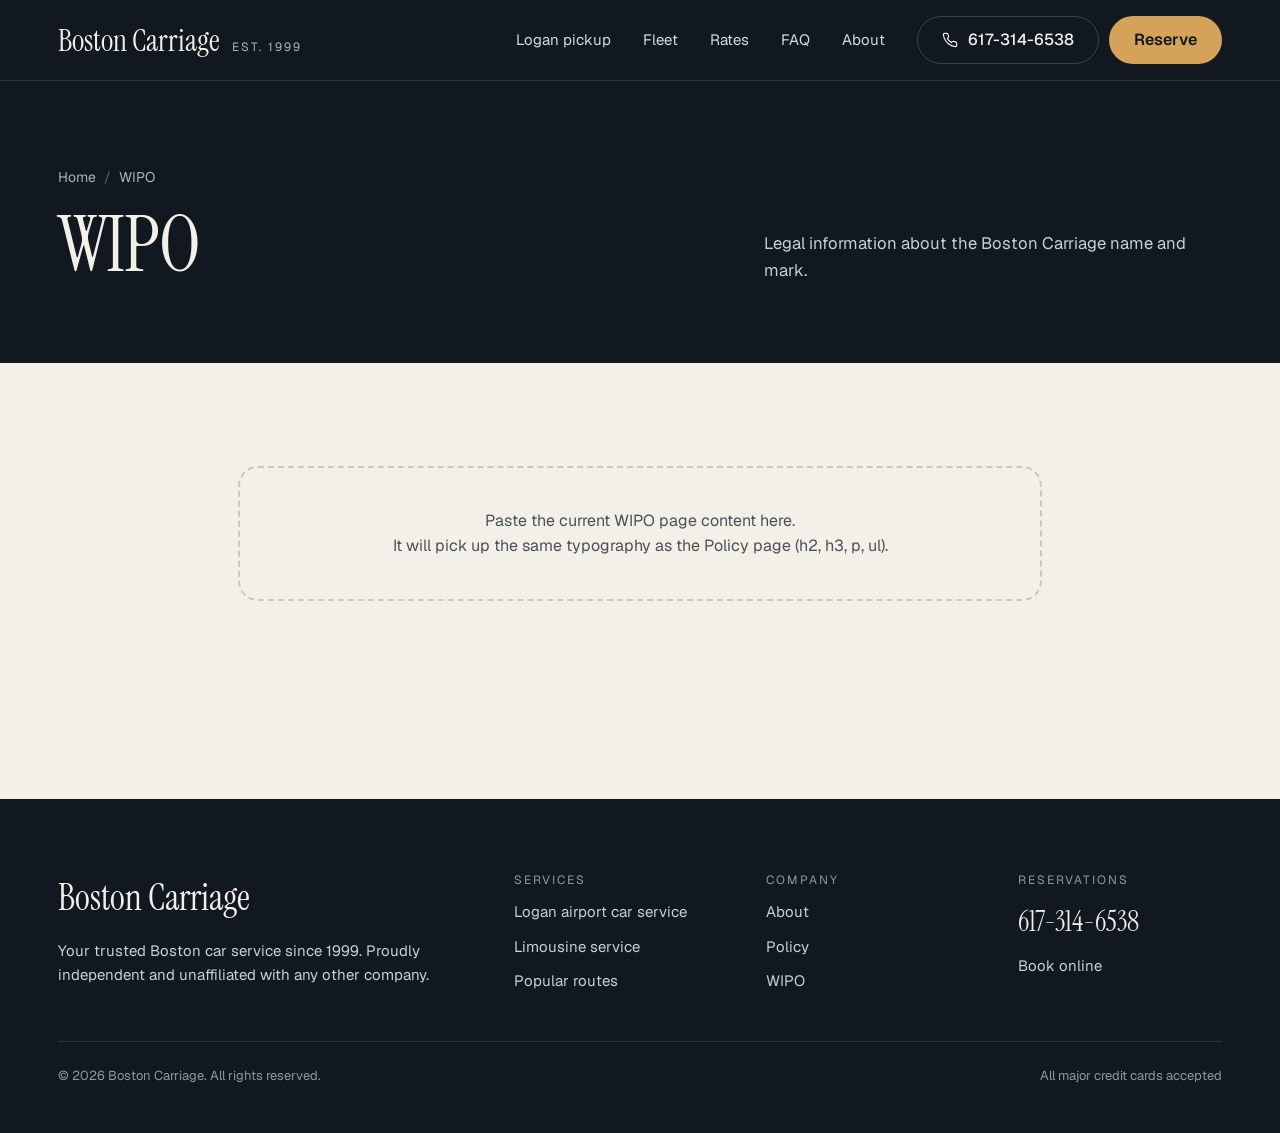
<file: wipo.html>
<!doctype html>
<html lang="en">
<head>
<meta charset="utf-8">
<meta name="viewport" content="width=device-width, initial-scale=1">
<title>WIPO | Boston Carriage</title>
<meta name="description" content="WIPO information for Boston Carriage.">
<link rel="canonical" href="https://www.bostoncarriage.com/wipo.html">
<meta name="format-detection" content="telephone=no">
<meta property="og:type" content="website">
<meta property="og:title" content="WIPO | Boston Carriage">
<meta property="og:description" content="WIPO information for Boston Carriage.">
<meta property="og:url" content="https://www.bostoncarriage.com/wipo.html">
<meta property="og:image" content="https://www.bostoncarriage.com/images/Boston-Carriage.jpg">
<meta name="theme-color" content="#111820">
<link rel="preload" href="assets/fonts/instrument-serif-latin-400-normal.woff2" as="font" type="font/woff2" crossorigin>
<link rel="preload" href="assets/fonts/geist-latin-400-normal.woff2" as="font" type="font/woff2" crossorigin>
<link rel="stylesheet" href="styles.css">
</head>
<body>
<a class="skip" href="#main">Skip to content</a>
<header class="site-header">
  <div class="wrap">
    <a class="brand" href="index.html">
      <span class="brand__name">Boston Carriage</span>
      <span class="brand__est">Est. 1999</span>
    </a>
    <nav class="nav" id="site-nav" aria-label="Main">
      <a class="nav__link" href="logan-airport-car-service-bos.html">Logan pickup</a>
      <a class="nav__link" href="index.html#fleet">Fleet</a>
      <a class="nav__link" href="index.html#rates">Rates</a>
      <a class="nav__link" href="index.html#faq">FAQ</a>
      <a class="nav__link" href="about.htm">About</a>
      <div class="nav__actions">
        <a class="btn btn--ghost-dark" href="tel:6173146538">
          <svg width="16" height="16" viewBox="0 0 24 24" fill="none" stroke="currentColor" stroke-width="1.8" stroke-linecap="round" stroke-linejoin="round" aria-hidden="true"><path d="M22 16.9v3a2 2 0 0 1-2.2 2 19.8 19.8 0 0 1-8.6-3.1 19.5 19.5 0 0 1-6-6A19.8 19.8 0 0 1 2.1 4.2 2 2 0 0 1 4.1 2h3a2 2 0 0 1 2 1.7c.1.9.4 1.8.7 2.7a2 2 0 0 1-.5 2.1L8 9.8a16 16 0 0 0 6 6l1.3-1.3a2 2 0 0 1 2.1-.4c.9.3 1.8.6 2.7.7a2 2 0 0 1 1.7 2z"/></svg>
          617-314-6538
        </a>
        <a class="btn btn--brass" href="reservations.html">Reserve</a>
      </div>
    </nav>
    <div class="mobile-actions">
      <a class="icon-btn call-icon" href="tel:6173146538" aria-label="Call 617-314-6538">
        <svg width="18" height="18" viewBox="0 0 24 24" fill="none" stroke="currentColor" stroke-width="1.8" stroke-linecap="round" stroke-linejoin="round" aria-hidden="true"><path d="M22 16.9v3a2 2 0 0 1-2.2 2 19.8 19.8 0 0 1-8.6-3.1 19.5 19.5 0 0 1-6-6A19.8 19.8 0 0 1 2.1 4.2 2 2 0 0 1 4.1 2h3a2 2 0 0 1 2 1.7c.1.9.4 1.8.7 2.7a2 2 0 0 1-.5 2.1L8 9.8a16 16 0 0 0 6 6l1.3-1.3a2 2 0 0 1 2.1-.4c.9.3 1.8.6 2.7.7a2 2 0 0 1 1.7 2z"/></svg>
      </a>
      <button class="icon-btn menu-btn" type="button" aria-label="Open menu" aria-expanded="false" aria-controls="site-nav">
        <svg width="18" height="18" viewBox="0 0 24 24" fill="none" stroke="currentColor" stroke-width="1.8" stroke-linecap="round" aria-hidden="true"><path d="M4 7h16M4 12h16M4 17h16"/></svg>
      </button>
    </div>
  </div>
</header>

<main id="main">
  <section class="page-hero">
    <div class="wrap">
      <div>
        <ol class="crumbs" aria-label="Breadcrumb"><li><a href="index.html">Home</a></li><li aria-current="page">WIPO</li></ol>
        <h1>WIPO</h1>
      </div>
      <div>
        <p class="page-hero__lead">Legal information about the Boston Carriage name and mark.</p>
      </div>
    </div>
  </section>

  <section class="section">
    <div class="wrap" style="max-width: 920px">
      <!-- TODO(dev): paste the existing content of https://www.bostoncarriage.com/wipo.html inside .prose below. -->
      <div class="prose">
        <div class="todo-block">Paste the current WIPO page content here.<br>It will pick up the same typography as the Policy page (h2, h3, p, ul).</div>
      </div>
    </div>
  </section>

</main>

<footer class="site-footer">
  <div class="wrap">
    <div class="foot-grid">
      <div>
        <span class="foot-brand">Boston Carriage</span>
        <p>Your trusted Boston car service since 1999. Proudly independent and unaffiliated with any other company.</p>
      </div>
      <nav class="foot-col" aria-label="Services">
        <h2>Services</h2>
        <a href="logan-airport-car-service-bos.html">Logan airport car service</a>
        <a href="#fleet">Limousine service</a>
        <a href="#rates">Popular routes</a>
      </nav>
      <nav class="foot-col" aria-label="Company">
        <h2>Company</h2>
        <a href="about.htm">About</a>
        <a href="policy.htm">Policy</a>
        <a href="wipo.html">WIPO</a>
      </nav>
      <div class="foot-col">
        <h2>Reservations</h2>
        <a class="foot-phone" href="tel:6173146538">617-314-6538</a>
        <a href="reservations.html">Book online</a>
      </div>
    </div>
    <div class="foot-bottom">
      <span>© <span id="year">2026</span> Boston Carriage. All rights reserved.</span>
      <span>All major credit cards accepted</span>
    </div>
  </div>
</footer>

<script src="main.js" defer></script>
</body>
</html>
</file>
<file: styles.css>
/* Boston Carriage — 2026 homepage redesign
   Fonts are self-hosted from /assets/fonts (SIL Open Font License). */

@font-face { font-family: "Instrument Serif"; font-style: normal; font-weight: 400; font-display: swap; src: url("assets/fonts/instrument-serif-latin-400-normal.woff2") format("woff2"); }
@font-face { font-family: "Instrument Serif"; font-style: italic; font-weight: 400; font-display: swap; src: url("assets/fonts/instrument-serif-latin-400-italic.woff2") format("woff2"); }
@font-face { font-family: "Geist"; font-weight: 400; font-display: swap; src: url("assets/fonts/geist-latin-400-normal.woff2") format("woff2"); }
@font-face { font-family: "Geist"; font-weight: 500; font-display: swap; src: url("assets/fonts/geist-latin-500-normal.woff2") format("woff2"); }
@font-face { font-family: "Geist"; font-weight: 600; font-display: swap; src: url("assets/fonts/geist-latin-600-normal.woff2") format("woff2"); }

/* ---------- Tokens ---------- */
:root {
  --ink: #111820;          /* navy-black: header, hero, dark panels */
  --stone: #F3F0E8;        /* page background */
  --sand: #E9E4D8;         /* alternate section background */
  --white: #FFFFFF;
  --brass: #D4A259;        /* accent fills (use ink text on it) */
  --brass-text: #7A5418;   /* accent for small text on light backgrounds (AA) */
  --text: #111820;
  --text-2: #3A4048;       /* body copy on light */
  --text-3: #4A5058;       /* captions on light */
  --on-dark: #F3F0E8;
  --on-dark-2: #C9D0D7;
  --on-dark-3: #A9B1BA;
  --line: #DDD6C6;
  --line-card: #E2DCCD;
  --field-border: #CFC8B8;
  --line-dark: #2A333D;
  --live: #6FCF97;

  --serif: "Instrument Serif", Georgia, "Times New Roman", serif;
  --sans: "Geist", ui-sans-serif, system-ui, -apple-system, "Segoe UI", sans-serif;

  --gutter: clamp(20px, 4.5vw, 64px);
  --section-y: clamp(56px, 8vw, 120px);
  --radius-sm: 12px;
  --radius-md: 20px;
  --radius-lg: 32px;
  --max: 1440px;
}

/* ---------- Base ---------- */
*, *::before, *::after { box-sizing: border-box; }
html { scroll-behavior: smooth; }
@media (prefers-reduced-motion: reduce) { html { scroll-behavior: auto; } }
body { margin: 0; font-family: var(--sans); background: var(--stone); color: var(--text); line-height: 1.5; -webkit-font-smoothing: antialiased; }
img { max-width: 100%; display: block; }
a { color: var(--brass-text); }
a:hover { color: #5C3F12; }
:focus-visible { outline: 3px solid var(--brass); outline-offset: 3px; border-radius: 4px; }
h1, h2, h3, p { margin: 0; }
.wrap { max-width: var(--max); margin: 0 auto; padding-inline: var(--gutter); }
.skip { position: absolute; left: -9999px; }
.skip:focus { left: 16px; top: 16px; z-index: 100; background: var(--white); padding: 8px 14px; }

.display { font-family: var(--serif); font-weight: 400; letter-spacing: -0.5px; line-height: 1.02; font-size: clamp(42px, 5vw, 64px); }
.eyebrow { font-size: 13px; letter-spacing: 2px; text-transform: uppercase; font-weight: 600; color: var(--brass-text); }
.lead { font-size: clamp(16px, 1.3vw, 18px); line-height: 1.6; color: var(--text-2); }

/* ---------- Buttons ---------- */
.btn { display: inline-flex; align-items: center; justify-content: center; gap: 10px; min-height: 48px; padding: 0 24px; border-radius: 999px; font-weight: 600; font-size: 16px; text-decoration: none; border: 1px solid transparent; background: transparent; cursor: pointer; font-family: inherit; }
.btn--lg { min-height: 56px; padding: 0 28px; }
.btn--brass { background: var(--brass); color: var(--ink); }
.btn--brass:hover { background: #C8944A; color: var(--ink); }
.btn--ink { background: var(--ink); color: var(--on-dark); }
.btn--ink:hover { background: #1E2833; color: var(--on-dark); }
.btn--ghost-dark { border-color: #3A4550; color: var(--on-dark); font-weight: 500; }
.btn--ghost-dark:hover { border-color: var(--on-dark-3); color: var(--on-dark); }
.btn--ghost-ink { border: 1.5px solid var(--ink); color: var(--ink); }
.btn--ghost-ink:hover { background: rgba(17,24,32,.08); color: var(--ink); }

/* ---------- Header ---------- */
.site-header { background: var(--ink); color: var(--on-dark); border-bottom: 1px solid var(--line-dark); position: sticky; top: 0; z-index: 50; }
.site-header .wrap { height: 80px; display: flex; align-items: center; justify-content: space-between; gap: 24px; }
.brand { display: flex; align-items: baseline; gap: 12px; color: var(--on-dark); text-decoration: none; }
.brand:hover { color: var(--on-dark); }
.brand__name { font-family: var(--serif); font-size: 30px; }
.brand__est { font-size: 12px; letter-spacing: 2px; text-transform: uppercase; color: var(--on-dark-3); }
.nav { display: flex; align-items: center; gap: 32px; font-size: 15px; }
.nav__link { color: #D5DAE0; text-decoration: none; }
.nav__link:hover { color: var(--white); }
.nav__actions { display: flex; gap: 10px; }
.mobile-actions { display: none; gap: 8px; }
.icon-btn { width: 44px; height: 44px; display: inline-flex; align-items: center; justify-content: center; border-radius: 999px; border: 1px solid #3A4550; background: transparent; color: var(--on-dark); cursor: pointer; }

/* ---------- Hero ---------- */
.hero { position: relative; overflow: hidden; background: var(--ink); color: var(--on-dark); }
.hero .wrap { display: grid; grid-template-columns: minmax(0, 1fr) 500px; gap: 64px; align-items: center; padding-block: 88px 96px; }
.hero__lines { position: absolute; right: -80px; top: 0; opacity: .55; pointer-events: none; }
.hero__copy { position: relative; display: flex; flex-direction: column; gap: 28px; }
.live { display: flex; align-items: center; gap: 10px; font-size: 13px; letter-spacing: 2px; text-transform: uppercase; color: var(--on-dark-3); }
.live__dot { width: 8px; height: 8px; border-radius: 999px; background: var(--live); }
.hero h1 { font-family: var(--serif); font-weight: 400; font-size: clamp(64px, 7.2vw, 104px); line-height: .95; letter-spacing: -1.5px; }
.hero h1 em { color: var(--brass); }
.hero__sub { max-width: 540px; font-size: clamp(17px, 1.4vw, 20px); line-height: 1.55; color: var(--on-dark-2); }
.hero__ctas { display: flex; flex-wrap: wrap; gap: 14px; }
.facts { display: grid; grid-template-columns: repeat(4, minmax(0, 1fr)); gap: 20px; padding-top: 28px; border-top: 1px solid var(--line-dark); max-width: 620px; margin: 0; }
.facts div { display: flex; flex-direction: column-reverse; justify-content: flex-end; gap: 4px; }
.facts dt { font-size: 13px; color: var(--on-dark-3); }
.facts dd { margin: 0; font-family: var(--serif); font-size: 30px; }

/* Quote card */
.quote { position: relative; padding: 32px; border-radius: 24px; background: var(--stone); color: var(--text); display: flex; flex-direction: column; gap: 18px; box-shadow: 0 30px 80px rgba(0,0,0,.35); }
.quote__head { display: flex; justify-content: space-between; align-items: baseline; gap: 12px; }
.quote__head h2 { font-family: var(--serif); font-weight: 400; font-size: 34px; }
.quote__head span { font-size: 13px; color: var(--text-3); }
.field { display: flex; flex-direction: column; gap: 6px; }
.field label, .field legend { font-size: 13px; font-weight: 500; color: var(--text-2); padding: 0; }
.field input { height: 50px; padding: 0 16px; border: 1px solid var(--field-border); border-radius: var(--radius-sm); background: var(--white); font: inherit; font-size: 16px; color: var(--text); width: 100%; }
.field-row { display: grid; grid-template-columns: repeat(2, minmax(0, 1fr)); gap: 12px; }
fieldset.field { margin: 0; border: 0; padding: 0; }
fieldset.field legend { margin-bottom: 8px; }
.seg { display: grid; grid-template-columns: repeat(3, minmax(0, 1fr)); gap: 8px; }
.seg input { position: absolute; opacity: 0; pointer-events: none; }
.seg label { height: 46px; display: flex; align-items: center; justify-content: center; border-radius: 999px; border: 1px solid var(--field-border); background: var(--white); color: var(--text); font-size: 15px; font-weight: 500; cursor: pointer; }
.seg input:checked + label { background: var(--ink); border-color: var(--ink); color: var(--on-dark); }
.seg input:focus-visible + label { outline: 3px solid var(--brass); outline-offset: 2px; }
.quote .btn { border-radius: 14px; min-height: 56px; width: 100%; }
.quote__note { font-size: 13px; line-height: 1.5; color: var(--text-3); text-align: center; }

/* ---------- Section scaffolding ---------- */
.section { padding-block: var(--section-y); }
.section--sand { background: var(--sand); }
.split-head { display: grid; grid-template-columns: repeat(2, minmax(0, 1fr)); gap: 64px; align-items: end; margin-bottom: 56px; }
.stack { display: flex; flex-direction: column; gap: 16px; }
.side-grid { display: grid; grid-template-columns: 420px minmax(0, 1fr); gap: 72px; align-items: start; }

/* ---------- Logan steps ---------- */
.steps { list-style: none; margin: 0; padding: 0; display: grid; grid-template-columns: repeat(4, minmax(0, 1fr)); gap: 20px; }
.step { padding: 28px; border-radius: var(--radius-md); background: var(--white); border: 1px solid var(--line-card); display: flex; flex-direction: column; gap: 14px; min-height: 240px; }
.step__num { font-family: var(--serif); font-size: 44px; line-height: 1; color: var(--brass-text); }
.step h3 { font-size: 20px; font-weight: 600; line-height: 1.25; }
.step p { font-size: 15px; line-height: 1.55; color: var(--text-2); }
.step--dark { background: var(--ink); border-color: var(--ink); color: var(--on-dark); }
.step--dark .step__num { color: var(--brass); }
.step--dark p { color: var(--on-dark-2); }
.arrivals { display: grid; grid-template-columns: repeat(2, minmax(0, 1fr)); gap: 20px; margin-top: 20px; }
.arrival { display: flex; gap: 16px; align-items: flex-start; padding: 24px 28px; border-radius: 16px; border: 1px solid var(--line-card); font-size: 15px; line-height: 1.55; color: var(--text-2); }
.arrival svg { flex-shrink: 0; color: var(--brass-text); }
.arrival strong { color: var(--text); }
.more-link { display: inline-block; margin-top: 40px; font-weight: 500; }

/* ---------- Fleet ---------- */
.fleet-head { display: flex; justify-content: space-between; align-items: flex-end; gap: 48px; margin-bottom: 48px; }
.fleet-head .lead { max-width: 420px; }
.fleet { display: grid; grid-template-columns: repeat(3, minmax(0, 1fr)); gap: 24px; }
.car { border-radius: 24px; background: var(--stone); overflow: hidden; display: flex; flex-direction: column; }
.car__photo { aspect-ratio: 16 / 11; background: #D9D2C2; display: flex; align-items: flex-end; padding: 20px; margin: 0; }
.car__photo img { width: 100%; height: 100%; object-fit: cover; }
.car:nth-child(2) .car__photo { background: #CFC7B4; }
.car:nth-child(3) .car__photo { background: #C4BBA6; }
.car__placeholder { font-size: 13px; color: var(--text-2); background: var(--stone); padding: 6px 12px; border-radius: 999px; }
.car__body { padding: 28px; display: flex; flex-direction: column; gap: 12px; }
.car h3 { font-family: var(--serif); font-weight: 400; font-size: 34px; line-height: 1.1; }
.car p { font-size: 15px; line-height: 1.55; color: var(--text-2); }
.car__best { font-size: 14px; font-weight: 500; }

/* ---------- Rates ---------- */
.rates { width: 100%; border-collapse: collapse; }
.rates th { font-size: 13px; letter-spacing: 1px; text-transform: uppercase; color: var(--text-3); font-weight: 400; text-align: left; padding: 0 8px 14px; border-bottom: 1px solid var(--ink); }
.rates td { padding: 20px 8px; border-bottom: 1px solid var(--line); font-size: 16px; color: var(--text-2); }
.rates td:first-child { font-size: 17px; font-weight: 500; color: var(--text); }
.rates .arrow { color: var(--brass-text); margin: 0 8px; }
.rates th:last-child, .rates td:last-child { text-align: right; }
.rates td:last-child { font-family: var(--serif); font-size: 30px; color: var(--text); }
.rates__meta { display: none; font-size: 13px; color: var(--text-3); font-weight: 400; margin-top: 4px; }
.footnote { margin-top: 16px; font-size: 13px; color: var(--text-3); }
.side-grid .btn { align-self: flex-start; margin-top: 4px; }

/* ---------- Difference ---------- */
.panel { background: var(--ink); color: var(--on-dark); border-radius: var(--radius-lg); padding: clamp(40px, 6vw, 88px) clamp(24px, 5vw, 72px); display: grid; grid-template-columns: 460px minmax(0, 1fr); gap: 72px; }
.panel .eyebrow { color: var(--brass); }
.panel .display { font-size: clamp(38px, 4.4vw, 60px); }
.panel .lead { color: var(--on-dark-2); }
.points { display: grid; grid-template-columns: repeat(2, minmax(0, 1fr)); gap: 36px 40px; }
.point { padding-top: 20px; border-top: 1px solid #2E3945; display: flex; flex-direction: column; gap: 8px; }
.point h3 { font-size: 19px; font-weight: 600; }
.point p { font-size: 15px; line-height: 1.55; color: #B8C0C8; }

/* ---------- Coverage ---------- */
.coverage { display: grid; grid-template-columns: repeat(2, minmax(0, 1fr)); gap: 72px; align-items: start; }
.chips-title { font-size: 15px; font-weight: 600; color: var(--text-2); margin-bottom: 24px; }
.chips { display: flex; flex-wrap: wrap; gap: 10px; list-style: none; margin: 0; padding: 0; }
.chips a { display: flex; align-items: center; min-height: 44px; padding: 0 18px; border-radius: 999px; border: 1px solid var(--field-border); background: var(--white); color: var(--text); text-decoration: none; font-size: 15px; }
.chips a:hover { border-color: var(--ink); color: var(--text); }
.tiles { display: grid; grid-template-columns: repeat(2, minmax(0, 1fr)); gap: 12px; margin-top: 36px; }
.tile { padding: 20px; border-radius: 16px; background: var(--sand); display: flex; flex-direction: column; gap: 4px; }
.tile strong { font-weight: 600; }
.tile span { font-size: 14px; color: var(--text-2); }

/* ---------- FAQ ---------- */
.faq { border-top: 1px solid var(--ink); }
.faq details { border-bottom: 1px solid var(--line); }
.faq summary { list-style: none; min-height: 76px; display: flex; justify-content: space-between; align-items: center; gap: 24px; padding: 12px 8px; font-size: 20px; font-weight: 500; cursor: pointer; }
.faq summary::-webkit-details-marker { display: none; }
.faq summary::after { content: "+"; font-size: 28px; font-weight: 300; color: var(--brass-text); flex-shrink: 0; }
.faq details[open] summary::after { content: "\2212"; }
.faq details p { padding: 0 8px 28px; max-width: 720px; font-size: 17px; line-height: 1.6; color: var(--text-2); }

/* ---------- CTA ---------- */
.cta { background: var(--brass); color: var(--ink); border-radius: var(--radius-lg); padding: clamp(36px, 5.5vw, 80px) clamp(24px, 5vw, 72px); display: flex; justify-content: space-between; align-items: center; gap: 48px; }
.cta h2 { font-family: var(--serif); font-weight: 400; font-size: clamp(44px, 5vw, 72px); line-height: 1; }
.cta p { font-size: 18px; color: #2A2418; margin-top: 14px; }
.cta__btns { display: flex; flex-direction: column; gap: 12px; width: 320px; flex-shrink: 0; }
.cta__btns .btn { min-height: 60px; font-size: 17px; }

/* ---------- Footer ---------- */
.site-footer { margin-top: 96px; background: var(--ink); color: var(--on-dark-2); padding-block: 72px 48px; }
.foot-grid { display: grid; grid-template-columns: minmax(0, 2fr) repeat(3, minmax(0, 1fr)); gap: 48px; }
.foot-brand { font-family: var(--serif); font-size: 36px; color: var(--on-dark); display: block; margin-bottom: 14px; }
.foot-grid p { max-width: 380px; font-size: 15px; line-height: 1.6; }
.foot-col { display: flex; flex-direction: column; gap: 12px; font-size: 15px; }
.foot-col h2 { font-size: 12px; letter-spacing: 2px; text-transform: uppercase; color: #8E98A3; font-weight: 400; }
.foot-col a { color: var(--on-dark-2); text-decoration: none; }
.foot-col a:hover { color: var(--white); }
.foot-col .foot-phone { font-family: var(--serif); font-size: 28px; color: var(--on-dark); }
.foot-bottom { display: flex; justify-content: space-between; gap: 16px; flex-wrap: wrap; margin-top: 48px; padding-top: 24px; border-top: 1px solid var(--line-dark); font-size: 13px; color: #8E98A3; }

/* ---------- Responsive ---------- */
@media (max-width: 1180px) {
  .hero .wrap { grid-template-columns: minmax(0, 1fr) 440px; gap: 40px; }
  .steps { grid-template-columns: repeat(2, minmax(0, 1fr)); }
  .side-grid, .panel { grid-template-columns: minmax(0, 1fr); gap: 40px; }
  .nav__link { display: none; }
}

@media (max-width: 900px) {
  .site-header .wrap { height: 64px; }
  .brand__name { font-size: 24px; }
  .brand__est, .nav { display: none; }
  .mobile-actions { display: flex; }
  .nav.is-open { display: flex; }
  .nav.is-open { position: absolute; top: 64px; left: 0; right: 0; background: var(--ink); flex-direction: column; align-items: stretch; padding: 8px var(--gutter) 24px; border-bottom: 1px solid var(--line-dark); }
  .nav.is-open .nav__link { display: block; padding: 14px 0; font-size: 17px; border-bottom: 1px solid var(--line-dark); }
  .nav.is-open .nav__actions { display: flex; flex-direction: column; gap: 10px; margin-top: 16px; }

  .hero .wrap { grid-template-columns: minmax(0, 1fr); padding-block: 40px 32px; gap: 28px; }
  .hero__lines { display: none; }
  .hero__copy { gap: 20px; }
  .hero__ctas { display: none; } /* the quote card is the primary action on mobile */
  .live { font-size: 12px; letter-spacing: 1.5px; }
  .quote { padding: 20px; border-radius: var(--radius-md); gap: 14px; box-shadow: none; }
  .quote__head span { display: none; }
  .quote__head h2 { font-size: 28px; }
  .hero__copy { display: contents; }
  .quote { order: 2; }
  .facts { grid-template-columns: repeat(2, minmax(0, 1fr)); order: 3; padding-top: 0; border-top: 0; }

  .split-head, .coverage, .arrivals { grid-template-columns: minmax(0, 1fr); gap: 20px; }
  .split-head { margin-bottom: 28px; }
  .steps { grid-template-columns: minmax(0, 1fr); gap: 10px; }
  .step { min-height: 0; flex-direction: row; gap: 16px; padding: 18px 20px; border-radius: 16px; }
  .step__num { font-size: 30px; width: 36px; flex-shrink: 0; }
  .step h3 { font-size: 17px; margin-bottom: 4px; }
  .step p { font-size: 14px; }

  .fleet-head { flex-direction: column; align-items: flex-start; gap: 16px; margin-bottom: 24px; }
  .fleet { grid-template-columns: minmax(0, 1fr); gap: 16px; }
  .car__photo { aspect-ratio: 16 / 7; padding: 14px; }
  .car__body { padding: 18px 20px; gap: 6px; }
  .car h3 { font-size: 26px; }
  .car__best { display: none; }

  .rates thead, .rates td:nth-child(2), .rates td:nth-child(3) { display: none; }
  .rates { border-top: 1px solid var(--ink); }
  .rates td { padding: 16px 0; }
  .rates td:first-child { font-size: 16px; }
  .rates td:last-child { font-size: 28px; }
  .rates__meta { display: block; }

  .panel { border-radius: 24px; gap: 24px; }
  .points { grid-template-columns: minmax(0, 1fr); gap: 14px; }
  .point { padding-top: 14px; gap: 2px; }
  .point h3 { font-size: 16px; }

  .faq summary { font-size: 16px; min-height: 64px; padding: 12px 0; gap: 16px; }
  .faq summary::after { font-size: 24px; }
  .faq details p { padding: 0 0 20px; font-size: 15px; }

  .cta { flex-direction: column; align-items: stretch; gap: 20px; border-radius: 24px; }
  .cta p { font-size: 16px; }
  .cta__btns { width: 100%; }
  .cta__btns .btn { min-height: 54px; font-size: 16px; }

  .site-footer { margin-top: 56px; padding-block: 40px; }
  .foot-grid { grid-template-columns: repeat(2, minmax(0, 1fr)); gap: 32px 20px; }
  .foot-grid > :first-child { grid-column: 1 / -1; }
  .foot-brand { font-size: 30px; }
}

@media (max-width: 900px) {
  .panel-wrap, .cta-wrap { padding-inline: 12px; }
}

/* =====================================================================
   Inner pages (About, Policy, Logan guide, Reservations, WIPO)
   ===================================================================== */
.nav__link[aria-current="page"] { color: var(--white); text-decoration: underline; text-underline-offset: 6px; text-decoration-color: var(--brass); }

/* Page hero */
.page-hero { background: var(--ink); color: var(--on-dark); }
.page-hero .wrap { padding-block: 72px 80px; display: grid; grid-template-columns: minmax(0, 1.4fr) minmax(0, 1fr); gap: 64px; align-items: end; }
.crumbs { display: flex; gap: 8px; font-size: 14px; color: var(--on-dark-3); margin-bottom: 20px; list-style: none; padding: 0; }
.crumbs a { color: var(--on-dark-3); text-decoration: none; }
.crumbs a:hover { color: var(--white); }
.crumbs li + li::before { content: "/"; margin-right: 8px; color: #5B6570; }
.page-hero h1 { font-family: var(--serif); font-weight: 400; font-size: clamp(48px, 6vw, 88px); line-height: .98; letter-spacing: -1px; }
.page-hero h1 em { color: var(--brass); }
.page-hero__lead { font-size: clamp(16px, 1.3vw, 19px); line-height: 1.6; color: var(--on-dark-2); }
.page-hero__lead + .hero__ctas { margin-top: 24px; }

/* Summary cards (key facts) */
.facts-grid { display: grid; grid-template-columns: repeat(4, minmax(0, 1fr)); gap: 16px; }
.fact-card { padding: 24px; border-radius: var(--radius-md); background: var(--white); border: 1px solid var(--line-card); display: flex; flex-direction: column; gap: 8px; }
.fact-card__big { font-family: var(--serif); font-size: 44px; line-height: 1; }
.facts-grid--3 { grid-template-columns: repeat(3, minmax(0, 1fr)); }
.fact-card p { font-size: 15px; line-height: 1.5; color: var(--text-2); }

/* Long-form (policy) */
.doc { display: grid; grid-template-columns: 260px minmax(0, 760px); gap: 80px; align-items: start; }
.toc { position: sticky; top: 104px; display: flex; flex-direction: column; gap: 2px; font-size: 15px; }
.toc h2 { font-size: 13px; letter-spacing: 1px; text-transform: uppercase; color: var(--text-3); font-weight: 500; margin-bottom: 12px; }
.toc a { color: var(--text-2); text-decoration: none; padding: 8px 12px; border-radius: 8px; }
.toc a:hover { background: var(--sand); color: var(--text); }
.prose { display: flex; flex-direction: column; gap: 56px; }
.prose section { scroll-margin-top: 104px; display: flex; flex-direction: column; gap: 16px; }
.prose h2 { font-family: var(--serif); font-weight: 400; font-size: 38px; line-height: 1.1; padding-bottom: 12px; border-bottom: 1px solid var(--line); }
.prose h3 { font-size: 18px; font-weight: 600; margin-top: 8px; }
.prose p, .prose li { font-size: 17px; line-height: 1.65; color: var(--text-2); }
.prose ul { margin: 0; padding-left: 20px; display: flex; flex-direction: column; gap: 8px; }
.prose strong { color: var(--text); }
.note { padding: 20px 24px; border-radius: 16px; background: var(--sand); font-size: 16px; line-height: 1.6; color: var(--text-2); }
.note strong { color: var(--text); }
.def { display: grid; grid-template-columns: minmax(0, 1fr); border-top: 1px solid var(--line); }
.def > div { display: grid; grid-template-columns: 220px minmax(0, 1fr); gap: 24px; padding: 18px 0; border-bottom: 1px solid var(--line); }
.def dt { font-weight: 600; font-size: 16px; }
.def dd { margin: 0; font-size: 16px; line-height: 1.6; color: var(--text-2); }

/* Terminals */
.terminals { display: grid; grid-template-columns: repeat(2, minmax(0, 1fr)); gap: 20px; }
.terminal { padding: 32px; border-radius: 24px; background: var(--white); border: 1px solid var(--line-card); display: grid; grid-template-columns: 88px minmax(0, 1fr); gap: 24px; align-items: start; }
.terminal__letter { width: 88px; height: 88px; border-radius: 20px; background: var(--ink); color: var(--on-dark); display: flex; flex-direction: column; align-items: center; justify-content: center; font-family: var(--serif); font-size: 52px; line-height: 1; }
.terminal__letter small { font-family: var(--sans); font-size: 10px; letter-spacing: 1.5px; text-transform: uppercase; color: var(--on-dark-3); margin-bottom: 2px; }
.terminal h3 { font-size: 20px; font-weight: 600; margin-bottom: 8px; }
.terminal p { font-size: 16px; line-height: 1.6; color: var(--text-2); }
.terminal--wide { grid-column: 1 / -1; background: var(--sand); border-color: var(--sand); }
.terminal--wide .terminal__letter { background: var(--brass); color: var(--ink); font-size: 30px; }

/* About */
.about-grid { display: grid; grid-template-columns: minmax(0, 1fr) minmax(0, 1fr); gap: 72px; align-items: center; }
.about-photo { aspect-ratio: 4 / 5; border-radius: 28px; background: #CFC7B4; display: flex; align-items: flex-end; padding: 24px; margin: 0; }
.about-photo img { width: 100%; height: 100%; object-fit: cover; border-radius: 28px; }
.big-quote { font-family: var(--serif); font-size: clamp(30px, 3.4vw, 46px); line-height: 1.2; }

/* Reservations */
.booking { display: grid; grid-template-columns: minmax(0, 1fr) 380px; gap: 48px; align-items: start; }
.stepper { list-style: none; margin: 0 0 32px; padding: 0; display: grid; grid-template-columns: repeat(3, minmax(0, 1fr)); gap: 8px; }
.stepper li { display: flex; align-items: center; gap: 12px; padding: 14px 16px; border-radius: 14px; border: 1px solid var(--line-card); background: var(--white); font-size: 15px; font-weight: 500; color: var(--text-3); }
.stepper li span { width: 30px; height: 30px; border-radius: 999px; border: 1px solid var(--field-border); display: inline-flex; align-items: center; justify-content: center; font-size: 14px; flex-shrink: 0; }
.stepper li[aria-current="step"] { border-color: var(--ink); color: var(--text); }
.stepper li[aria-current="step"] span { background: var(--ink); border-color: var(--ink); color: var(--on-dark); }
.stepper li.is-done span { background: var(--brass); border-color: var(--brass); color: var(--ink); }
.panel-card { padding: 36px; border-radius: 24px; background: var(--white); border: 1px solid var(--line-card); display: flex; flex-direction: column; gap: 22px; }
.panel-card h2 { font-family: var(--serif); font-weight: 400; font-size: 40px; line-height: 1.05; }
.panel-card h3 { font-size: 13px; letter-spacing: 1px; text-transform: uppercase; color: var(--text-3); font-weight: 500; padding-top: 8px; }
.grid-2 { display: grid; grid-template-columns: repeat(2, minmax(0, 1fr)); gap: 16px; }
.grid-3 { display: grid; grid-template-columns: repeat(3, minmax(0, 1fr)); gap: 16px; }
.field select { height: 50px; padding: 0 44px 0 16px; border: 1px solid var(--field-border); border-radius: var(--radius-sm); background: var(--white) url("data:image/svg+xml,%3Csvg xmlns='http://www.w3.org/2000/svg' width='14' height='14' viewBox='0 0 24 24' fill='none' stroke='%23111820' stroke-width='2' stroke-linecap='round'%3E%3Cpath d='m6 9 6 6 6-6'/%3E%3C/svg%3E") no-repeat right 16px center; appearance: none; font: inherit; font-size: 16px; color: var(--text); width: 100%; }
.field .hint { font-size: 13px; color: var(--text-3); }
.step-actions { display: flex; justify-content: space-between; align-items: center; gap: 16px; padding-top: 8px; }
.link-btn { background: none; border: 0; padding: 0; font: inherit; font-size: 15px; font-weight: 500; color: var(--brass-text); text-decoration: underline; cursor: pointer; }
.cars { display: flex; flex-direction: column; gap: 12px; }
.car-opt input { position: absolute; opacity: 0; }
.car-opt label { display: grid; grid-template-columns: 120px minmax(0, 1fr) auto; gap: 20px; align-items: center; padding: 16px; border-radius: 18px; border: 1.5px solid var(--line-card); cursor: pointer; background: var(--white); }
.car-opt input:checked + label { border-color: var(--ink); box-shadow: 0 0 0 1px var(--ink); }
.car-opt input:focus-visible + label { outline: 3px solid var(--brass); outline-offset: 2px; }
.car-opt__img { aspect-ratio: 4 / 3; border-radius: 12px; background: #D9D2C2; }
.car-opt strong { display: block; font-family: var(--serif); font-weight: 400; font-size: 26px; }
.car-opt small { font-size: 14px; color: var(--text-3); }
.car-opt__price { font-family: var(--serif); font-size: 28px; }
.check { display: flex; gap: 12px; align-items: flex-start; font-size: 15px; line-height: 1.5; color: var(--text-2); }
.check input { width: 20px; height: 20px; margin-top: 2px; accent-color: var(--ink); flex-shrink: 0; }
.summary { position: sticky; top: 104px; display: flex; flex-direction: column; gap: 16px; }
.summary__card { padding: 28px; border-radius: 24px; background: var(--ink); color: var(--on-dark); display: flex; flex-direction: column; gap: 16px; }
.summary__card h2 { font-family: var(--serif); font-weight: 400; font-size: 30px; }
.summary__rows { margin: 0; display: flex; flex-direction: column; }
.summary__rows div { display: flex; justify-content: space-between; gap: 16px; padding: 10px 0; border-bottom: 1px solid var(--line-dark); font-size: 15px; }
.summary__rows dt { color: var(--on-dark-3); }
.summary__rows dd { margin: 0; text-align: right; }
.summary__total { display: flex; justify-content: space-between; align-items: baseline; padding-top: 4px; }
.summary__total span:last-child { font-family: var(--serif); font-size: 40px; }
.summary__fine { font-size: 13px; line-height: 1.5; color: var(--on-dark-3); }
.badges { display: grid; grid-template-columns: repeat(2, minmax(0, 1fr)); gap: 8px; }
.badge { display: flex; align-items: center; gap: 10px; padding: 14px 16px; border-radius: 14px; background: var(--sand); font-size: 14px; font-weight: 600; }
.badge svg { color: var(--brass-text); flex-shrink: 0; }
.help { padding: 20px 24px; border-radius: 18px; border: 1px solid var(--line-card); font-size: 15px; line-height: 1.5; color: var(--text-2); }
.help a { font-family: var(--serif); font-size: 26px; color: var(--text); text-decoration: none; display: block; margin-top: 4px; }
[hidden] { display: none !important; }

/* Placeholder block for content still to be pasted in */
.todo-block { padding: 40px; border: 2px dashed var(--field-border); border-radius: 20px; font-size: 16px; line-height: 1.6; color: var(--text-3); text-align: center; }

@media (max-width: 1180px) {
  .booking { grid-template-columns: minmax(0, 1fr); }
  .summary { position: static; }
  .doc { grid-template-columns: 220px minmax(0, 1fr); gap: 48px; }
  .facts-grid { grid-template-columns: repeat(2, minmax(0, 1fr)); }
}
@media (max-width: 900px) {
  .page-hero .wrap { grid-template-columns: minmax(0, 1fr); gap: 20px; padding-block: 40px 48px; }
  .crumbs { margin-bottom: 12px; }
  .facts-grid { gap: 10px; }
  .facts-grid--3 { grid-template-columns: minmax(0, 1fr); }
  .fact-card { padding: 18px; }
  .fact-card__big { font-size: 34px; }
  .doc { grid-template-columns: minmax(0, 1fr); gap: 32px; }
  .toc { position: static; flex-direction: row; flex-wrap: nowrap; overflow-x: auto; gap: 8px; padding-bottom: 4px; }
  .toc h2 { display: none; }
  .toc a { white-space: nowrap; border: 1px solid var(--field-border); border-radius: 999px; background: var(--white); min-height: 40px; display: inline-flex; align-items: center; }
  .prose { gap: 40px; }
  .prose h2 { font-size: 30px; }
  .prose p, .prose li { font-size: 16px; }
  .def > div { grid-template-columns: minmax(0, 1fr); gap: 4px; }
  .terminals { grid-template-columns: minmax(0, 1fr); gap: 12px; }
  .terminal { grid-template-columns: 64px minmax(0, 1fr); gap: 16px; padding: 20px; border-radius: 18px; }
  .terminal__letter { width: 64px; height: 64px; font-size: 38px; border-radius: 14px; }
  .terminal--wide .terminal__letter { font-size: 22px; }
  .terminal h3 { font-size: 17px; }
  .terminal p { font-size: 15px; }
  .about-grid { grid-template-columns: minmax(0, 1fr); gap: 32px; }
  .about-photo { aspect-ratio: 16 / 11; }
  .stepper { gap: 6px; margin-bottom: 20px; }
  .stepper li { padding: 10px; font-size: 13px; gap: 8px; flex-direction: column; text-align: center; }
  .panel-card { padding: 22px; border-radius: 20px; gap: 18px; }
  .panel-card h2 { font-size: 32px; }
  .grid-2, .grid-3 { grid-template-columns: minmax(0, 1fr); gap: 14px; }
  .grid-2.keep, .grid-3.keep { grid-template-columns: repeat(2, minmax(0, 1fr)); }
  .car-opt label { grid-template-columns: 76px minmax(0, 1fr); }
  .car-opt__price { grid-column: 2; font-size: 22px; }
  .car-opt strong { font-size: 22px; }
  .step-actions { flex-direction: column-reverse; align-items: stretch; }
  .step-actions .btn { width: 100%; }
}
</file>
